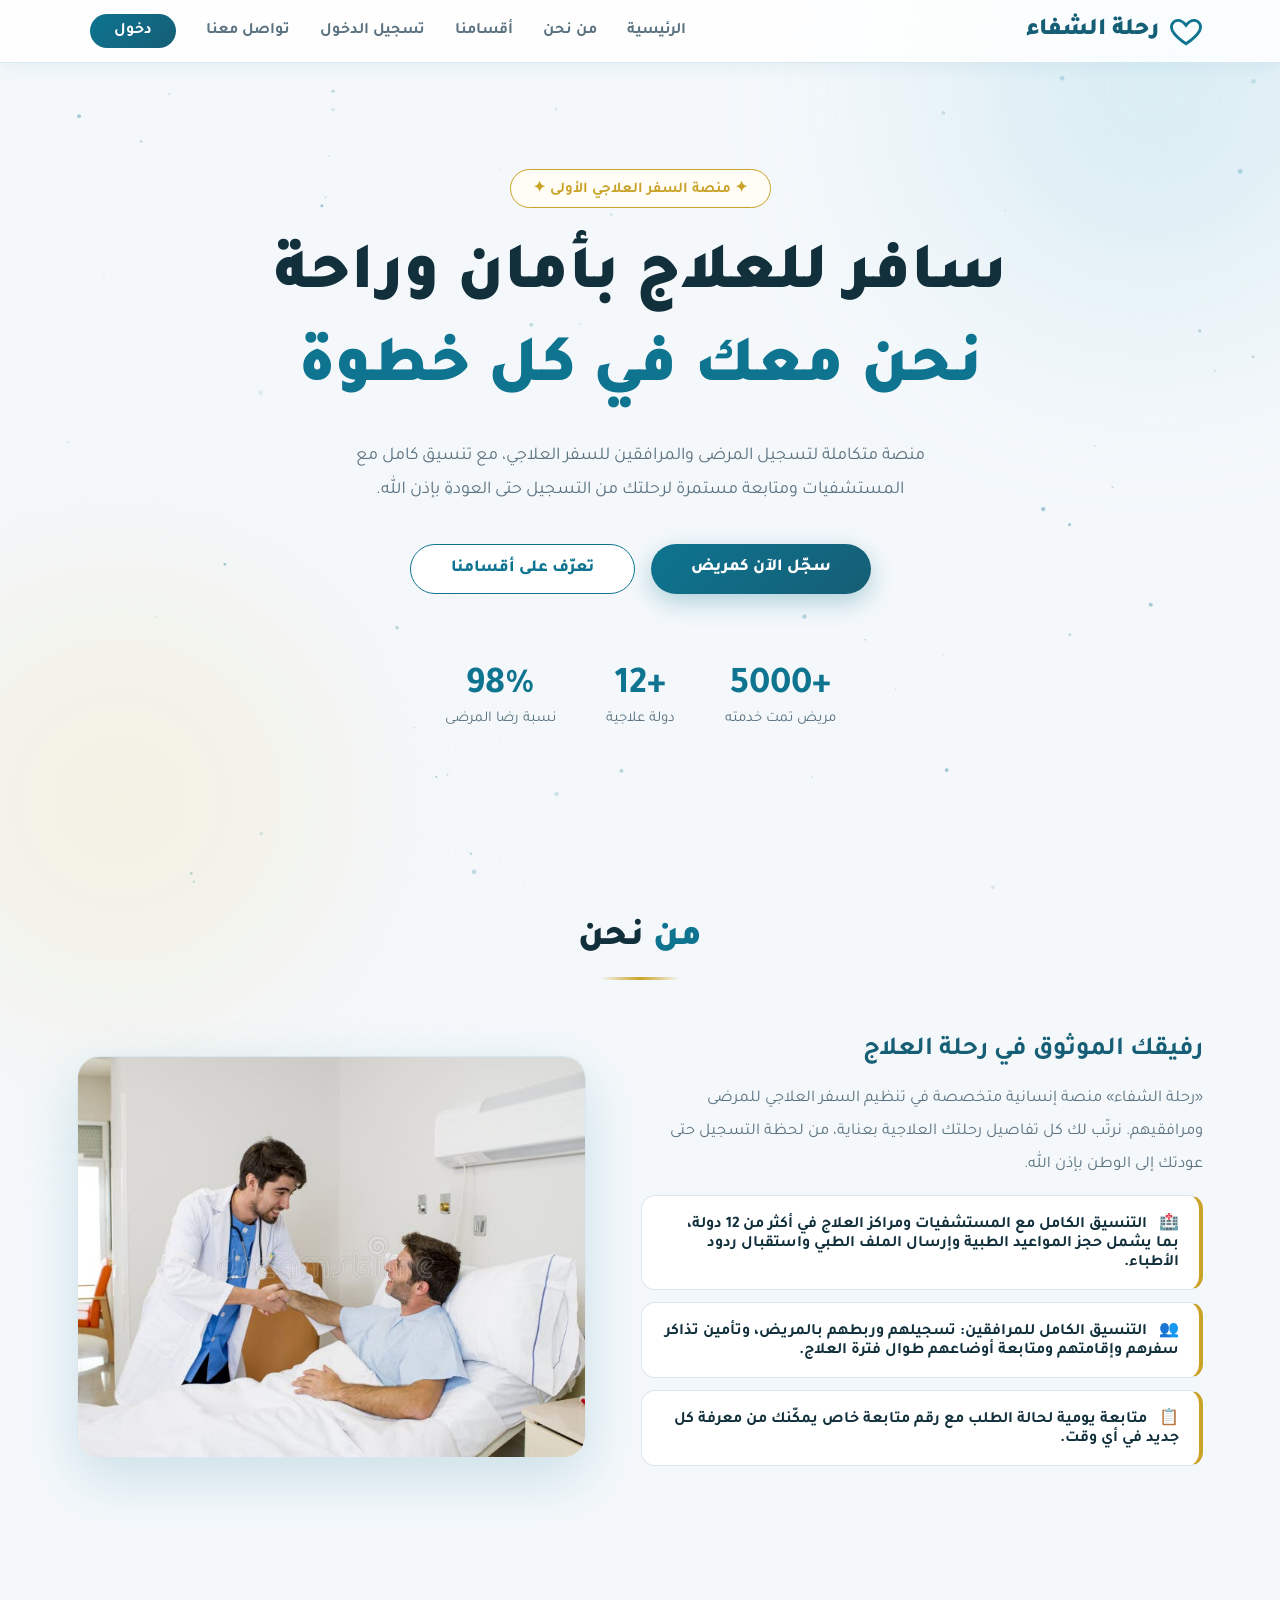
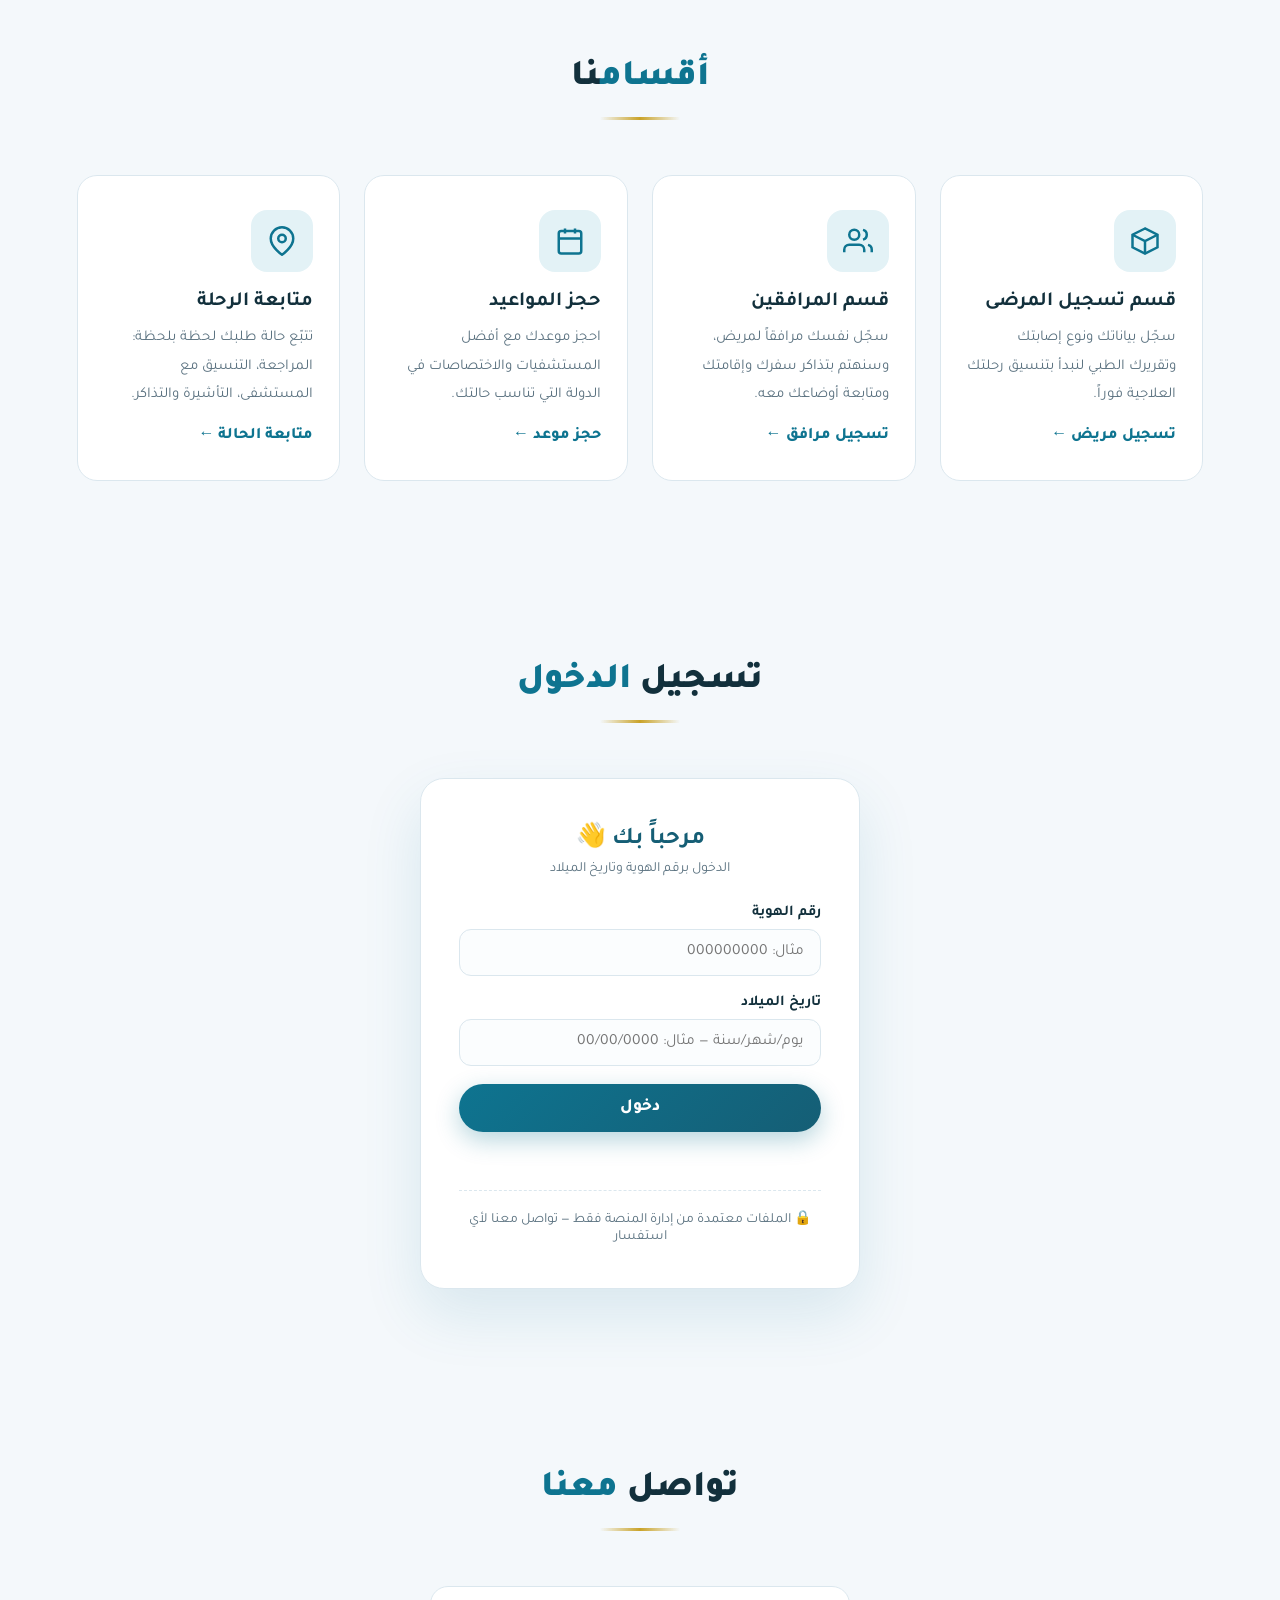
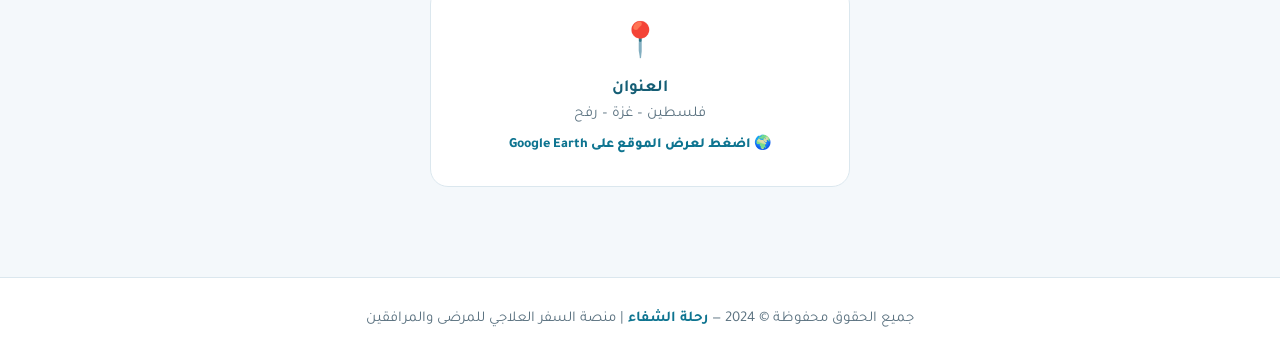
<file: index.html>
<!DOCTYPE html>
<html lang="ar" dir="rtl">
<head>
<meta charset="UTF-8">
<meta name="viewport" content="width=device-width, initial-scale=1.0">
<title>رحلة الشفاء | التسجيل للسفر العلاجي</title>
<link href="https://fonts.googleapis.com/css2?family=Tajawal:wght@400;500;700;800;900&display=swap" rel="stylesheet">
<style>
*{margin:0;padding:0;box-sizing:border-box;font-family:'Tajawal',sans-serif}
:root{
  --primary:#0e7490; --primary-d:#155e75; --gold:#c9a227; --gold-l:#e8cd6a;
  --bg:#f4f8fb; --card:#ffffff; --text:#12303c; --muted:#5b7280; --border:#dbe7ee;
}
html{scroll-behavior:smooth}
body{background:var(--bg);color:var(--text)}
a{text-decoration:none}
#bgCanvas{position:fixed;inset:0;z-index:0;pointer-events:none}
.glow{position:fixed;border-radius:50%;filter:blur(110px);z-index:0;opacity:.35;pointer-events:none}
.g1{width:420px;height:420px;background:#a5d8e6;top:-120px;right:-80px}
.g2{width:400px;height:400px;background:#f2e3b3;bottom:-100px;left:-80px}
.wrap{position:relative;z-index:1}

/* الهيدر */
header{position:fixed;top:0;right:0;left:0;z-index:100;padding:14px 6%;display:flex;justify-content:space-between;align-items:center;backdrop-filter:blur(14px);background:rgba(255,255,255,.85);border-bottom:1px solid var(--border);box-shadow:0 2px 20px rgba(14,116,144,.08)}
.logo{display:flex;align-items:center;gap:10px;font-size:24px;font-weight:900;color:var(--primary-d)}
.logo svg{width:34px;height:34px}
nav a{color:var(--muted);margin:0 13px;font-weight:600;font-size:16px;position:relative;transition:.3s}
nav a:hover{color:var(--primary)}
nav a::after{content:'';position:absolute;bottom:-6px;right:0;width:0;height:2px;background:var(--primary);transition:.3s}
nav a:hover::after{width:100%}
.btn-nav{background:linear-gradient(135deg,var(--primary),var(--primary-d));color:#fff!important;padding:9px 24px;border-radius:30px}
.btn-nav::after{display:none}

/* أزرار */
.btn{padding:14px 40px;border-radius:40px;font-size:17px;font-weight:800;cursor:pointer;border:none;display:inline-block;transition:.35s}
.btn-p{background:linear-gradient(135deg,var(--primary),var(--primary-d));color:#fff;box-shadow:0 8px 25px rgba(14,116,144,.3)}
.btn-p:hover{transform:translateY(-4px);box-shadow:0 14px 35px rgba(14,116,144,.4)}
.btn-o{border:1.5px solid var(--primary);color:var(--primary);background:#fff}
.btn-o:hover{background:#eaf5f8;transform:translateY(-4px)}

/* البطل */
.hero{min-height:92vh;display:flex;flex-direction:column;justify-content:center;align-items:center;text-align:center;padding:130px 6% 60px}
.badge{display:inline-block;padding:8px 22px;border:1px solid var(--gold);border-radius:30px;color:var(--gold);font-size:15px;margin-bottom:24px;background:#fffdf5;font-weight:700}
.hero h1{font-size:clamp(36px,6vw,66px);font-weight:900;line-height:1.4;color:var(--text)}
.hero h1 em{font-style:normal;color:var(--primary)}
.hero p{max-width:640px;margin:22px auto 36px;color:var(--muted);font-size:18px;line-height:1.9}
.btns{display:flex;gap:16px;flex-wrap:wrap;justify-content:center}
.stats{display:flex;gap:50px;margin-top:70px;flex-wrap:wrap;justify-content:center}
.stat b{font-size:38px;color:var(--primary);display:block}
.stat span{color:var(--muted);font-size:15px}

/* الأقسام */
section{padding:90px 6%}
.sec-title{text-align:center;margin-bottom:55px}
.sec-title h2{font-size:36px;font-weight:900}
.sec-title h2 em{font-style:normal;color:var(--primary)}
.sec-title .line{width:80px;height:3px;background:linear-gradient(90deg,transparent,var(--gold),transparent);margin:16px auto 0}

/* من نحن */
.about{display:grid;grid-template-columns:1.05fr .95fr;gap:55px;align-items:center;max-width:1150px;margin:0 auto}
.about h3{font-size:26px;margin-bottom:16px;color:var(--primary-d)}
.about p{color:var(--muted);line-height:2;font-size:16.5px;margin-bottom:14px}
.about .feat{background:#fff;border:1px solid var(--border);border-right:4px solid var(--gold);border-radius:14px;padding:16px 20px;margin-bottom:12px;font-weight:700;color:var(--text)}
.about .feat span{color:var(--primary);margin-left:8px}
.img-box{border-radius:22px;overflow:hidden;border:1px solid var(--border);box-shadow:0 20px 55px rgba(14,116,144,.18)}
.img-box img{width:100%;height:400px;object-fit:cover;display:block}

/* بطاقات الأقسام */
.cards{display:grid;grid-template-columns:repeat(auto-fit,minmax(250px,1fr));gap:24px;max-width:1150px;margin:0 auto}
.card{background:var(--card);border:1px solid var(--border);border-radius:20px;padding:34px 26px;transition:.4s;display:block;color:var(--text);position:relative;overflow:hidden}
.card::before{content:'';position:absolute;top:0;right:0;left:0;height:3px;background:linear-gradient(90deg,transparent,var(--primary),transparent);opacity:0;transition:.4s}
.card:hover{transform:translateY(-10px);box-shadow:0 20px 45px rgba(14,116,144,.16)}
.card:hover::before{opacity:1}
.icon{width:62px;height:62px;border-radius:16px;display:flex;align-items:center;justify-content:center;background:#e3f2f6;margin-bottom:18px}
.icon svg{width:30px;height:30px;stroke:var(--primary)}
.card h3{font-size:20px;margin-bottom:10px}
.card p{color:var(--muted);line-height:1.9;font-size:15px}
.card .go{display:inline-block;margin-top:14px;color:var(--primary);font-weight:800}

/* النماذج */
.form-wrap{max-width:640px;margin:0 auto;background:#fff;border:1px solid var(--border);border-radius:24px;padding:44px 40px;box-shadow:0 25px 60px rgba(14,116,144,.12)}
.form-wrap h3{text-align:center;font-size:24px;margin-bottom:6px;color:var(--primary-d)}
.form-wrap>p{text-align:center;color:var(--muted);font-size:14px;margin-bottom:28px}
.field{margin-bottom:18px}
.field label{display:block;margin-bottom:7px;font-size:15px;font-weight:700;color:var(--text)}
.field input,.field select,.field textarea{width:100%;padding:13px 16px;border-radius:12px;border:1.5px solid var(--border);background:#fbfdfe;color:var(--text);font-size:15.5px;outline:none;transition:.3s;font-family:'Tajawal',sans-serif}
.field input:focus,.field select:focus,.field textarea:focus{border-color:var(--primary);box-shadow:0 0 0 4px rgba(14,116,144,.12)}
.field textarea{resize:vertical;min-height:90px}
.row2{display:grid;grid-template-columns:1fr 1fr;gap:16px}
.form-msg{text-align:center;margin-top:16px;font-size:15px;min-height:22px;font-weight:700}
.ok{color:#0d9488}.err{color:#dc2626}
.track-box{display:none;text-align:center;margin-top:22px;padding:20px;background:#f0fdfa;border:1.5px dashed #0d9488;border-radius:14px}
.track-box b{font-size:22px;color:var(--primary-d);letter-spacing:1px}

/* تواصل */
.contact-grid{display:grid;grid-template-columns:repeat(auto-fit,minmax(220px,1fr));gap:22px;max-width:950px;margin:0 auto}
.contact-item{text-align:center;padding:32px 18px;background:#fff;border:1px solid var(--border);border-radius:18px;transition:.3s}
.contact-item:hover{transform:translateY(-6px);box-shadow:0 15px 35px rgba(14,116,144,.12)}
.c-icon{font-size:34px;margin-bottom:12px}
.contact-item b{display:block;color:var(--primary-d);margin-bottom:6px;font-size:17px}
.contact-item span{color:var(--muted);font-size:15px;direction:ltr;display:inline-block}

/* تسجيل دخول */
.login-wrap{max-width:440px;margin:0 auto;background:#fff;border:1px solid var(--border);border-radius:24px;padding:42px 38px;box-shadow:0 25px 60px rgba(14,116,144,.12)}
.login-wrap h3{text-align:center;font-size:24px;margin-bottom:6px;color:var(--primary-d)}
.login-wrap>p{text-align:center;color:var(--muted);font-size:14px;margin-bottom:26px}
.note{text-align:center;margin-top:20px;padding-top:18px;border-top:1px dashed var(--border);color:var(--muted);font-size:14px}

footer{text-align:center;padding:32px 6%;border-top:1px solid var(--border);color:var(--muted);font-size:15px;background:#fff}
footer b{color:var(--primary)}

@media(max-width:820px){
  nav{display:none}
  .about{grid-template-columns:1fr}
  .row2{grid-template-columns:1fr}
  .img-box img{height:280px}
  section{padding:60px 6%}
}
.page-hero{padding:150px 6% 30px;text-align:center}
.page-hero p{color:var(--muted);font-size:17px;margin-top:12px}


/* ===== ملف المرافق الرسمي ===== */
.profile-card{max-width:840px;margin:0 auto;background:#fff;border:1px solid var(--border);border-radius:22px;overflow:hidden;box-shadow:0 25px 60px rgba(14,116,144,.14)}
.p-head{background:linear-gradient(135deg,var(--primary),var(--primary-d));color:#fff;padding:24px 34px;display:flex;justify-content:space-between;align-items:center;flex-wrap:wrap;gap:12px}
.p-head h3{font-size:20px}
.p-head .ref{background:rgba(255,255,255,.16);padding:8px 18px;border-radius:12px;font-size:15px}
.p-welcome{padding:20px 34px;background:#f0f9fb;border-bottom:1px solid var(--border);font-size:19px}
.p-welcome b{color:var(--primary-d)}
.p-grid{display:grid;grid-template-columns:1fr 1fr}
.p-item{padding:15px 34px;border-bottom:1px solid #eef4f8;font-size:15.5px}
.p-item:nth-child(odd){border-left:1px solid #eef4f8}
.p-item label{color:var(--muted);font-weight:700;display:block;margin-bottom:4px;font-size:14px}
.p-item span{font-weight:800;color:var(--text)}
.req-list{max-width:840px;margin:36px auto 0}
.req-list h4{font-size:20px;color:var(--primary-d);margin-bottom:18px}
.req-item{background:#fff;border:1.5px solid var(--border);border-radius:18px;padding:24px 28px;margin-bottom:18px;transition:.3s}
.req-item b{font-size:17px}
.req-item>p{color:var(--muted);font-size:14px;margin:8px 0 14px;line-height:1.8}
.lock-tag{display:none;background:#0d9488;color:#fff;font-size:13px;font-weight:800;padding:4px 14px;border-radius:20px;margin-right:10px}
.req-item.done{border-color:#0d9488;background:#f0fdfa}
.req-item.done .lock-tag{display:inline-block}
.req-item input[type=file]{margin-bottom:6px;width:100%}
.preview img{max-width:220px;border-radius:12px;border:1px solid var(--border);display:none;margin:10px 0}
.doc-name{display:none;font-weight:800;color:var(--primary-d);margin:8px 0}
.contact-fields{display:grid;grid-template-columns:1fr 1fr;gap:14px;margin-bottom:12px}
.contact-fields input{width:100%;padding:12px 16px;border-radius:12px;border:1.5px solid var(--border);background:#fbfdfe;font-size:15px;outline:none;font-family:'Tajawal',sans-serif}
.contact-fields input:focus{border-color:var(--primary);box-shadow:0 0 0 4px rgba(14,116,144,.12)}
.logout-btn{display:block;margin:30px auto 0;background:none;border:1.5px solid var(--border);color:var(--muted);padding:10px 30px;border-radius:30px;font-weight:700;cursor:pointer;font-family:'Tajawal',sans-serif;font-size:15px;transition:.3s}
.logout-btn:hover{border-color:#dc2626;color:#dc2626}
@media(max-width:820px){.p-grid{grid-template-columns:1fr}.p-item{border-left:none}.contact-fields{grid-template-columns:1fr}}
</style>
</head>
<body>
<canvas id="bgCanvas"></canvas>
<div class="glow g1"></div><div class="glow g2"></div>
<div class="wrap">

<header>
  <a href="index.html" class="logo">
    <svg viewBox="0 0 24 24" fill="none" stroke="#0e7490" stroke-width="2"><path d="M12 21s-7-4.5-9.5-9C.5 8 3 4.5 6.5 4.5c2 0 3.7 1.2 5.5 3.5 1.8-2.3 3.5-3.5 5.5-3.5C21 4.5 23.5 8 21.5 12 19 16.5 12 21 12 21z"/></svg>
    رحلة الشفاء
  </a>
  <nav>
    <a href="#home">الرئيسية</a>
    <a href="#about">من نحن</a>
    <a href="#sections">أقسامنا</a>
    <a href="#login">تسجيل الدخول</a>
    <a href="#contact">تواصل معنا</a>
    <a href="#login" class="btn-nav">دخول</a>
  </nav>
</header>

<!-- البطل -->
<div class="hero" id="home">
  <span class="badge">✦ منصة السفر العلاجي الأولى ✦</span>
  <h1>سافر للعلاج بأمان وراحة<br><em>نحن معك في كل خطوة</em></h1>
  <p>منصة متكاملة لتسجيل المرضى والمرافقين للسفر العلاجي، مع تنسيق كامل مع المستشفيات ومتابعة مستمرة لرحلتك من التسجيل حتى العودة بإذن الله.</p>
  <div class="btns">
    <a href="patient.html" class="btn btn-p">سجّل الآن كمريض</a>
    <a href="#sections" class="btn btn-o">تعرّف على أقسامنا</a>
  </div>
  <div class="stats">
    <div class="stat"><b>+5000</b><span>مريض تمت خدمته</span></div>
    <div class="stat"><b>+12</b><span>دولة علاجية</span></div>
    <div class="stat"><b>98%</b><span>نسبة رضا المرضى</span></div>
  </div>
</div>

<!-- من نحن -->
<section id="about">
  <div class="sec-title"><h2><em>من</em> نحن</h2><div class="line"></div></div>
  <div class="about">
    <div>
      <h3>رفيقك الموثوق في رحلة العلاج</h3>
      <p>«رحلة الشفاء» منصة إنسانية متخصصة في تنظيم السفر العلاجي للمرضى ومرافقيهم. نرتّب لك كل تفاصيل رحلتك العلاجية بعناية، من لحظة التسجيل حتى عودتك إلى الوطن بإذن الله.</p>
      <div class="feat"><span>🏥</span> التنسيق الكامل مع المستشفيات ومراكز العلاج في أكثر من 12 دولة، بما يشمل حجز المواعيد الطبية وإرسال الملف الطبي واستقبال ردود الأطباء.</div>
      <div class="feat"><span>👥</span> التنسيق الكامل للمرافقين: تسجيلهم وربطهم بالمريض، وتأمين تذاكر سفرهم وإقامتهم ومتابعة أوضاعهم طوال فترة العلاج.</div>
      <div class="feat"><span>📋</span> متابعة يومية لحالة الطلب مع رقم متابعة خاص يمكّنك من معرفة كل جديد في أي وقت.</div>
    </div>
    <div class="img-box"><img src="images/patient.png" alt="مريض يتلقى الرعاية الطبية في المستشفى" onerror="this.style.display='none';this.nextElementSibling.style.display='flex'"><div style="display:none;height:400px;background:linear-gradient(135deg,#e3f2f6,#cde9f0);align-items:center;justify-content:center;color:var(--primary-d);font-weight:800;font-size:18px;text-align:center;padding:20px">🖼️ لم يتم العثور على الصورة<br>تأكد من وجود مجلد images وبداخله الملف patient.png</div></div>
  </div>
</section>

<!-- الأقسام -->
<section id="sections">
  <div class="sec-title"><h2><em>أقسام</em>نا</h2><div class="line"></div></div>
  <div class="cards">
    <a class="card" href="patient.html">
      <div class="icon"><svg fill="none" stroke-width="2" viewBox="0 0 24 24"><path d="M12 2L2 7v10l10 5 10-5V7L12 2z"/><path d="M12 22V12M2 7l10 5 10-5"/></svg></div>
      <h3>قسم تسجيل المرضى</h3>
      <p>سجّل بياناتك ونوع إصابتك وتقريرك الطبي لنبدأ بتنسيق رحلتك العلاجية فوراً.</p>
      <span class="go">تسجيل مريض ←</span>
    </a>
    <a class="card" href="companions.html">
      <div class="icon"><svg fill="none" stroke-width="2" viewBox="0 0 24 24"><path d="M17 21v-2a4 4 0 00-4-4H5a4 4 0 00-4 4v2"/><circle cx="9" cy="7" r="4"/><path d="M23 21v-2a4 4 0 00-3-3.87M16 3.13a4 4 0 010 7.75"/></svg></div>
      <h3>قسم المرافقين</h3>
      <p>سجّل نفسك مرافقاً لمريض، وسنهتم بتذاكر سفرك وإقامتك ومتابعة أوضاعك معه.</p>
      <span class="go">تسجيل مرافق ←</span>
    </a>
    <a class="card" href="appointments.html">
      <div class="icon"><svg fill="none" stroke-width="2" viewBox="0 0 24 24"><rect x="3" y="4" width="18" height="18" rx="2"/><path d="M16 2v4M8 2v4M3 10h18"/></svg></div>
      <h3>حجز المواعيد</h3>
      <p>احجز موعدك مع أفضل المستشفيات والاختصاصات في الدولة التي تناسب حالتك.</p>
      <span class="go">حجز موعد ←</span>
    </a>
    <a class="card" href="tracking.html">
      <div class="icon"><svg fill="none" stroke-width="2" viewBox="0 0 24 24"><path d="M21 10c0 7-9 13-9 13s-9-6-9-13a9 9 0 0118 0z"/><circle cx="12" cy="10" r="3"/></svg></div>
      <h3>متابعة الرحلة</h3>
      <p>تتبّع حالة طلبك لحظة بلحظة: المراجعة، التنسيق مع المستشفى، التأشيرة والتذاكر.</p>
      <span class="go">متابعة الحالة ←</span>
    </a>
  </div>
</section>

<!-- تسجيل الدخول -->
<section id="login">
  <div class="sec-title"><h2>تسجيل <em>الدخول</em></h2><div class="line"></div></div>
  <div class="login-wrap" id="loginBox">
    <h3>مرحباً بك 👋</h3>
    <p>الدخول برقم الهوية وتاريخ الميلاد</p>
    <form id="loginForm">
      <div class="field"><label>رقم الهوية</label><input type="text" id="username" required placeholder="مثال: 000000000"></div>
      <div class="field"><label>تاريخ الميلاد</label><input type="text" id="password" required placeholder="يوم/شهر/سنة — مثال: 00/00/0000"></div>
      <button type="submit" class="btn btn-p" style="width:100%">دخول</button>
      <div class="form-msg" id="loginMsg"></div>
    </form>
    <div class="note">🔒 الملفات معتمدة من إدارة المنصة فقط — تواصل معنا لأي استفسار</div>
  </div>

  <!-- صفحة الملف الرسمي (تظهر بعد الدخول) -->
  <div id="profileView" style="display:none">
    <div class="profile-card">
      <div class="p-head">
        <h3>🛂 ملف المرافق الرسمي — وزارة الصحة الفلسطينية</h3>
        <div class="ref">الرقم المرجعي: <b id="pRef"></b></div>
      </div>
      <div class="p-welcome">✨ أهلاً وسهلاً بك، <b id="pName"></b></div>
      <div class="p-grid" id="pGrid"></div>
    </div>

    <div class="req-list">
      <h4>📌 بنود مطلوب تعبئتها — <span style="color:#dc2626;font-size:15px">لا يمكن التعديل بعد الحفظ</span></h4>

      <div class="req-item" id="itemPhoto">
        <b>1. الصور الشخصية <span class="lock-tag">✔ تم الحفظ والاعتماد</span></b>
        <p>صور حديثة بخلفية بيضاء مطابقة للمواصفات الرسمية</p>
        <input type="file" id="inPhoto" accept="image/*">
        <div class="preview"><img id="pvPhoto" alt="الصورة الشخصية"></div>
        <button class="btn btn-p" id="savePhoto">حفظ واعتماد</button>
      </div>

      <div class="req-item" id="itemContact">
        <b>2. بيانات التواصل المحدثة <span class="lock-tag">✔ تم الحفظ والاعتماد</span></b>
        <p>رقم الهاتف المحمول والبريد الإلكتروني الخاص بك في بلد السفر لضمان سهولة التواصل من قِبل الملحقية الصحية أو المستشفى</p>
        <div class="contact-fields">
          <input type="tel" id="inPhone" placeholder="رقم الهاتف المحمول في بلد السفر">
          <input type="email" id="inEmail" placeholder="البريد الإلكتروني">
        </div>
        <button class="btn btn-p" id="saveContact">حفظ واعتماد</button>
      </div>

      <div class="req-item" id="itemDoc">
        <b>3. شهادة ميلاد / عقد زواج / عقد طلاق <span class="lock-tag">✔ تم الحفظ والاعتماد</span></b>
        <p>إرفاق صورة وثيقة رسمية (شهادة ميلاد أو عقد زواج أو عقد طلاق)</p>
        <input type="file" id="inDoc" accept="image/*,.pdf">
        <div class="preview"><img id="pvDoc" alt="الوثيقة المرفقة"></div>
        <div class="doc-name" id="docName"></div>
        <button class="btn btn-p" id="saveDoc">حفظ واعتماد</button>
      </div>
    </div>

    <button class="logout-btn" id="logoutBtn">🚪 تسجيل الخروج</button>
  </div>
</section>

<!-- تواصل -->
<section id="contact">
  <div class="sec-title"><h2>تواصل <em>معنا</em></h2><div class="line"></div></div>
  <div class="contact-grid" style="max-width:420px">
    <a class="contact-item" href="https://earth.google.com/web/search/Rafah,+Gaza,+Palestine" target="_blank" rel="noopener" style="display:block;text-decoration:none">
      <div class="c-icon">📍</div>
      <b>العنوان</b>
      <span>فلسطين – غزة – رفح</span>
      <div style="margin-top:10px;color:var(--primary);font-weight:800;font-size:14px">🌍 اضغط لعرض الموقع على Google Earth</div>
    </a>
  </div>
</section>

<footer>جميع الحقوق محفوظة © 2024 — <b>رحلة الشفاء</b> | منصة السفر العلاجي للمرضى والمرافقين</footer>
</div>

<script>
// ================================================
// 👇 قاعدة بيانات المرافقين — أضف/عدّل من هنا فقط 👇
// ================================================
const PROFILES = {
  // ─── المرافقون المعتمدون ───
  '408715381': { birth:'12/07/2002', name:'ايه فؤاد محمود الطويل', mother:'باسمه', birthdate:'27/12/2002', birthplace:'غزة - خان يونس', residence:'خان يونس', religion:'مسلم', card:'هوية شخصية', purpose:'مرافق مريض', relation:'قريب آخر', dest:'الأردن', authority:'وزارة الصحة الفلسطينية', coord:'تنسيق خاص', ref:'RS-665628' },
  '400113676': { birth:'23/09/1994', name:'عايشة ناهض محمد أبو عبيد', mother:'هدى', birthdate:'23/09/1994', birthplace:'غزة', residence:'غزة', religion:'مسلم', card:'هوية شخصية', purpose:'مرافق مريض', relation:'قريب آخر', dest:'الأردن', authority:'وزارة الصحة الفلسطينية', coord:'تنسيق خاص', ref:'RS-901638' },
  '405809161': { birth:'24/02/2000', name:'فاطمه فايز سلمان أبو سلمي', mother:'صبحيه', birthdate:'24/02/2000', birthplace:'غزة - خان يونس', residence:'خان يونس', religion:'مسلم', card:'هوية شخصية', purpose:'مرافق مريض', relation:'قريب آخر', dest:'الأردن', authority:'وزارة الصحة الفلسطينية', coord:'تنسيق خاص', ref:'RS-323356' },
  '412304131': { birth:'29/01/1993', name:'عبدالله محمد محمود الغرباوي', mother:'منال', birthdate:'29/01/1993', birthplace:'الإمارات', residence:'غزة', religion:'مسلم', card:'هوية شخصية', purpose:'مرافق مريض', relation:'قريب آخر', dest:'الإمارات', authority:'وزارة الصحة الفلسطينية', coord:'تنسيق خاص', ref:'RS-482720' },
  '410155535': { birth:'25/09/1988', name:'رامي فتحي عبدالرؤوف السعدي', mother:'حنان', birthdate:'25/09/1988', birthplace:'الجزائر', residence:'دير البلح', religion:'مسلم', card:'هوية شخصية', purpose:'مرافق مريض', relation:'قريب آخر', dest:'الأردن', authority:'وزارة الصحة الفلسطينية', coord:'تنسيق خاص', ref:'RS-362345' },
  '801800145': { birth:'15/02/1988', name:'ايمن احمد سعيد حسونه', mother:'ناديه', birthdate:'15/02/1988', birthplace:'غزة', residence:'غزة', religion:'مسلم', card:'هوية شخصية', purpose:'مرافق مريض', relation:'قريب آخر', dest:'الأردن', authority:'وزارة الصحة الفلسطينية', coord:'تنسيق خاص', ref:'RS-847398' },
  '402967418': { birth:'13/06/1997', name:'عبدالله اسامة يوسف الجزار', mother:'رنا', birthdate:'13/06/1997', birthplace:'رفح', residence:'رفح', religion:'مسلم', card:'هوية شخصية', purpose:'مرافق مريض', relation:'قريب آخر', dest:'الأردن', authority:'وزارة الصحة الفلسطينية', coord:'تنسيق خاص', ref:'RS-953220' },
  '402915219': { birth:'04/04/1997', name:'رواء خليل ابراهيم صابر', mother:'وفاء', birthdate:'04/04/1997', birthplace:'غزة', residence:'غزة', religion:'مسلم', card:'هوية شخصية', purpose:'مرافق مريض', relation:'قريب آخر', dest:'الأردن', authority:'وزارة الصحة الفلسطينية', coord:'تنسيق خاص', ref:'RS-053299' },
  '421465279': { birth:'27/08/2005', name:'ديما عماد إبراهيم جاد الله', mother:'جمالات', birthdate:'27/08/2005', birthplace:'خان يونس', residence:'خان يونس', religion:'مسلم', card:'هوية شخصية', purpose:'مرافق مريض', relation:'قريب آخر', dest:'الأردن', authority:'وزارة الصحة الفلسطينية', coord:'تنسيق خاص', ref:'RS-053299' },

};
// ================================================
// 👆 نهاية قاعدة البيانات 👆
// ================================================

</script>

<script>
const c=document.getElementById('bgCanvas'),x=c.getContext('2d');let W,H,ps=[];
function rs(){W=c.width=innerWidth;H=c.height=innerHeight}rs();addEventListener('resize',rs);
for(let i=0;i<60;i++)ps.push({x:Math.random()*innerWidth,y:Math.random()*innerHeight,r:Math.random()*2+.5,v:(Math.random()-.5)*.3,o:Math.random()*.3+.1});
(function an(){x.clearRect(0,0,W,H);ps.forEach(p=>{p.x+=p.v;p.y+=p.v;if(p.x<0)p.x=W;if(p.x>W)p.x=0;if(p.y<0)p.y=H;if(p.y>H)p.y=0;x.beginPath();x.arc(p.x,p.y,p.r,0,7);x.fillStyle='rgba(14,116,144,'+p.o+')';x.fill()});requestAnimationFrame(an)})();

// 📦 قاعدة البيانات موجودة بملف profiles.js — عدّلها من هناك فقط

const FIELD_LIST=[
 ['name','الاسم الكامل'],['id','رقم الهوية'],['mother','اسم الأم'],['birthdate','تاريخ الميلاد'],
 ['birthplace','مكان الولادة'],['residence','مكان الإقامة'],['religion','الديانة'],['card','البطاقة المرفقة'],
 ['purpose','هدف السفر'],['relation','صلة القرابة بالمريض'],['dest','مكان السفر'],['authority','الجهة الموكلة'],['coord','نوع التنسيق']
];
let currentId=null;

function fillProfile(id){
  const p=PROFILES[id]; currentId=id;
  document.getElementById('pRef').textContent=p.ref;
  document.getElementById('pName').textContent=p.name;
  document.getElementById('pGrid').innerHTML=FIELD_LIST.map(function(f){
    const v=f[0]==='id'?id:p[f[0]];
    return '<div class="p-item"><label>'+f[1]+'</label><span>'+v+'</span></div>';
  }).join('');
  restoreItem('itemPhoto','rs8_'+id+'_photo','pvPhoto',null);
  restoreItem('itemContact','rs8_'+id+'_contact',null,null);
  restoreItem('itemDoc','rs8_'+id+'_doc','pvDoc','docName');
}

function doneItem(el){ el.classList.add('done'); el.querySelectorAll('input,button').forEach(function(e){e.disabled=true}); }
function restoreItem(itemId,key,imgId,docNameId){
  const saved=localStorage.getItem(key);
  if(!saved)return;
  const item=document.getElementById(itemId);
  if(itemId==='itemContact'){
    const d=JSON.parse(saved);
    document.getElementById('inPhone').value=d.phone; document.getElementById('inEmail').value=d.email;
  }else if(itemId==='itemDoc'&&docNameId){
    const d=JSON.parse(saved);
    if(d.data){ const im=document.getElementById(imgId); im.src=d.data; im.style.display='block'; }
    else{ const dn=document.getElementById(docNameId); dn.textContent='📄 الوثيقة المرفقة: '+d.name; dn.style.display='block'; }
  }else{
    const im=document.getElementById(imgId); im.src=saved; im.style.display='block';
  }
  doneItem(item);
}

function saveFile(itemId,key,imgId,inputId,docNameId){
  const f=document.getElementById(inputId).files[0];
  if(!f){ alert('⚠️ اختر الملف أولاً'); return; }
  const r=new FileReader();
  r.onload=function(e){
    if(f.type.indexOf('image/')===0){
      localStorage.setItem(key,JSON.stringify({data:e.target.result,name:f.name}));
      const im=document.getElementById(imgId); im.src=e.target.result; im.style.display='block';
    }else{
      localStorage.setItem(key,JSON.stringify({data:null,name:f.name}));
      const dn=document.getElementById(docNameId); dn.textContent='📄 الوثيقة المرفقة: '+f.name; dn.style.display='block';
    }
    doneItem(document.getElementById(itemId));
    alert('✅ تم الحفظ والاعتماد بنجاح — لا يمكن التعديل بعد الآن');
  };
  r.readAsDataURL(f);
}

document.getElementById('savePhoto').onclick=function(){ saveFile('itemPhoto','rs8_'+currentId+'_photo','pvPhoto','inPhoto',null); };
document.getElementById('saveDoc').onclick=function(){ saveFile('itemDoc','rs8_'+currentId+'_doc','pvDoc','inDoc','docName'); };
document.getElementById('saveContact').onclick=function(){
  const ph=document.getElementById('inPhone').value.trim(), em=document.getElementById('inEmail').value.trim();
  if(!ph&&!em){ alert('⚠️ أدخل رقم الهاتف أو البريد الإلكتروني على الأقل'); return; }
  localStorage.setItem('rs8_'+currentId+'_contact',JSON.stringify({phone:ph,email:em}));
  doneItem(document.getElementById('itemContact'));
  alert('✅ تم الحفظ والاعتماد بنجاح — لا يمكن التعديل بعد الآن');
};
document.getElementById('logoutBtn').onclick=function(){
  document.getElementById('profileView').style.display='none';
  document.getElementById('loginBox').style.display='block';
  document.getElementById('loginForm').reset();
  document.getElementById('login').scrollIntoView({behavior:'smooth'});
};

document.getElementById('loginForm').addEventListener('submit',function(e){
  e.preventDefault();
  const u=document.getElementById('username').value.trim(), p=document.getElementById('password').value.trim();
  const msg=document.getElementById('loginMsg');
  const prof=PROFILES[u];
  const norm=function(s){return s.replace(/[\-\.]/g,'/').replace(/\s+/g,'')};if(prof && prof.birth===norm(p)){
    msg.textContent=''; msg.className='form-msg';
    fillProfile(u);
    document.getElementById('loginBox').style.display='none';
    document.getElementById('profileView').style.display='block';
    document.getElementById('login').scrollIntoView({behavior:'smooth'});
  }else{
    msg.textContent='❌ رقم الهوية أو تاريخ الميلاد غير صحيح';
    msg.className='form-msg err';
  }
});
</script>
</body>
</html>
</file>
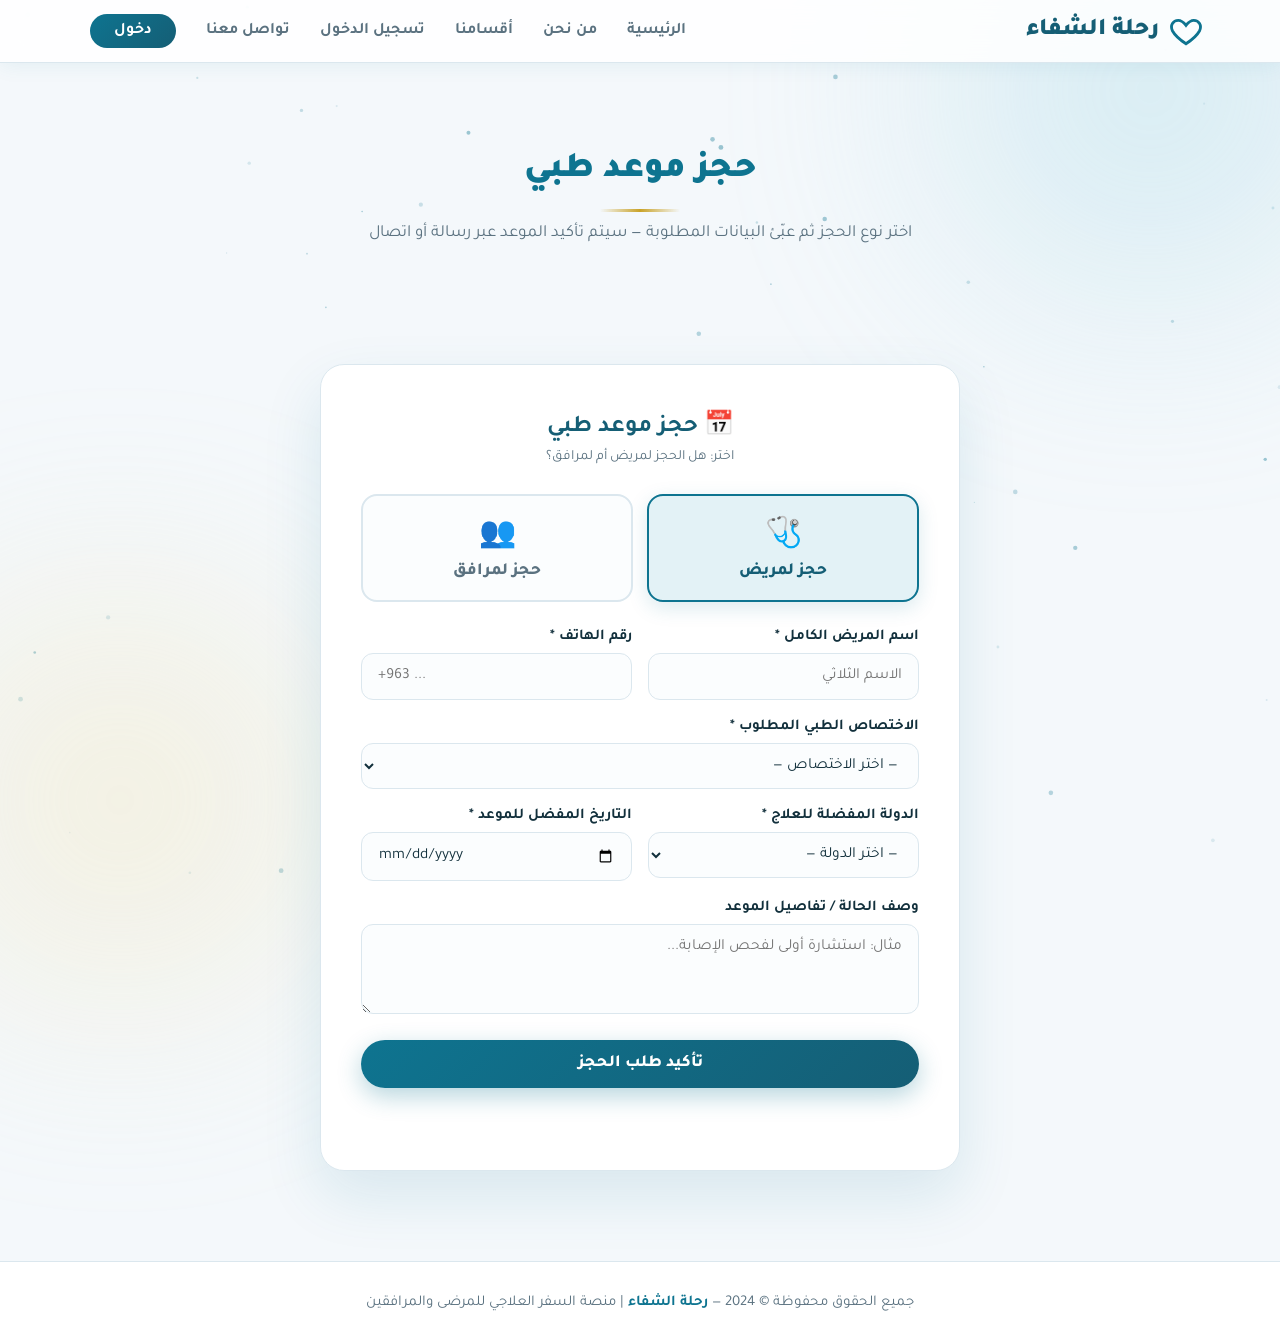
<file: appointments.html>
<!DOCTYPE html>
<html lang="ar" dir="rtl">
<head>
<meta charset="UTF-8">
<meta name="viewport" content="width=device-width, initial-scale=1.0">
<title>حجز موعد طبي | رحلة الشفاء</title>
<link href="https://fonts.googleapis.com/css2?family=Tajawal:wght@400;500;700;800;900&display=swap" rel="stylesheet">
<style>
*{margin:0;padding:0;box-sizing:border-box;font-family:'Tajawal',sans-serif}
:root{
  --primary:#0e7490; --primary-d:#155e75; --gold:#c9a227; --gold-l:#e8cd6a;
  --bg:#f4f8fb; --card:#ffffff; --text:#12303c; --muted:#5b7280; --border:#dbe7ee;
}
html{scroll-behavior:smooth}
body{background:var(--bg);color:var(--text)}
a{text-decoration:none}
#bgCanvas{position:fixed;inset:0;z-index:0;pointer-events:none}
.glow{position:fixed;border-radius:50%;filter:blur(110px);z-index:0;opacity:.35;pointer-events:none}
.g1{width:420px;height:420px;background:#a5d8e6;top:-120px;right:-80px}
.g2{width:400px;height:400px;background:#f2e3b3;bottom:-100px;left:-80px}
.wrap{position:relative;z-index:1}

/* الهيدر */
header{position:fixed;top:0;right:0;left:0;z-index:100;padding:14px 6%;display:flex;justify-content:space-between;align-items:center;backdrop-filter:blur(14px);background:rgba(255,255,255,.85);border-bottom:1px solid var(--border);box-shadow:0 2px 20px rgba(14,116,144,.08)}
.logo{display:flex;align-items:center;gap:10px;font-size:24px;font-weight:900;color:var(--primary-d)}
.logo svg{width:34px;height:34px}
nav a{color:var(--muted);margin:0 13px;font-weight:600;font-size:16px;position:relative;transition:.3s}
nav a:hover{color:var(--primary)}
nav a::after{content:'';position:absolute;bottom:-6px;right:0;width:0;height:2px;background:var(--primary);transition:.3s}
nav a:hover::after{width:100%}
.btn-nav{background:linear-gradient(135deg,var(--primary),var(--primary-d));color:#fff!important;padding:9px 24px;border-radius:30px}
.btn-nav::after{display:none}

/* أزرار */
.btn{padding:14px 40px;border-radius:40px;font-size:17px;font-weight:800;cursor:pointer;border:none;display:inline-block;transition:.35s}
.btn-p{background:linear-gradient(135deg,var(--primary),var(--primary-d));color:#fff;box-shadow:0 8px 25px rgba(14,116,144,.3)}
.btn-p:hover{transform:translateY(-4px);box-shadow:0 14px 35px rgba(14,116,144,.4)}
.btn-o{border:1.5px solid var(--primary);color:var(--primary);background:#fff}
.btn-o:hover{background:#eaf5f8;transform:translateY(-4px)}

/* البطل */
.hero{min-height:92vh;display:flex;flex-direction:column;justify-content:center;align-items:center;text-align:center;padding:130px 6% 60px}
.badge{display:inline-block;padding:8px 22px;border:1px solid var(--gold);border-radius:30px;color:var(--gold);font-size:15px;margin-bottom:24px;background:#fffdf5;font-weight:700}
.hero h1{font-size:clamp(36px,6vw,66px);font-weight:900;line-height:1.4;color:var(--text)}
.hero h1 em{font-style:normal;color:var(--primary)}
.hero p{max-width:640px;margin:22px auto 36px;color:var(--muted);font-size:18px;line-height:1.9}
.btns{display:flex;gap:16px;flex-wrap:wrap;justify-content:center}
.stats{display:flex;gap:50px;margin-top:70px;flex-wrap:wrap;justify-content:center}
.stat b{font-size:38px;color:var(--primary);display:block}
.stat span{color:var(--muted);font-size:15px}

/* الأقسام */
section{padding:90px 6%}
.sec-title{text-align:center;margin-bottom:55px}
.sec-title h2{font-size:36px;font-weight:900}
.sec-title h2 em{font-style:normal;color:var(--primary)}
.sec-title .line{width:80px;height:3px;background:linear-gradient(90deg,transparent,var(--gold),transparent);margin:16px auto 0}

/* من نحن */
.about{display:grid;grid-template-columns:1.05fr .95fr;gap:55px;align-items:center;max-width:1150px;margin:0 auto}
.about h3{font-size:26px;margin-bottom:16px;color:var(--primary-d)}
.about p{color:var(--muted);line-height:2;font-size:16.5px;margin-bottom:14px}
.about .feat{background:#fff;border:1px solid var(--border);border-right:4px solid var(--gold);border-radius:14px;padding:16px 20px;margin-bottom:12px;font-weight:700;color:var(--text)}
.about .feat span{color:var(--primary);margin-left:8px}
.img-box{border-radius:22px;overflow:hidden;border:1px solid var(--border);box-shadow:0 20px 55px rgba(14,116,144,.18)}
.img-box img{width:100%;height:400px;object-fit:cover;display:block}

/* بطاقات الأقسام */
.cards{display:grid;grid-template-columns:repeat(auto-fit,minmax(250px,1fr));gap:24px;max-width:1150px;margin:0 auto}
.card{background:var(--card);border:1px solid var(--border);border-radius:20px;padding:34px 26px;transition:.4s;display:block;color:var(--text);position:relative;overflow:hidden}
.card::before{content:'';position:absolute;top:0;right:0;left:0;height:3px;background:linear-gradient(90deg,transparent,var(--primary),transparent);opacity:0;transition:.4s}
.card:hover{transform:translateY(-10px);box-shadow:0 20px 45px rgba(14,116,144,.16)}
.card:hover::before{opacity:1}
.icon{width:62px;height:62px;border-radius:16px;display:flex;align-items:center;justify-content:center;background:#e3f2f6;margin-bottom:18px}
.icon svg{width:30px;height:30px;stroke:var(--primary)}
.card h3{font-size:20px;margin-bottom:10px}
.card p{color:var(--muted);line-height:1.9;font-size:15px}
.card .go{display:inline-block;margin-top:14px;color:var(--primary);font-weight:800}

/* النماذج */
.form-wrap{max-width:640px;margin:0 auto;background:#fff;border:1px solid var(--border);border-radius:24px;padding:44px 40px;box-shadow:0 25px 60px rgba(14,116,144,.12)}
.form-wrap h3{text-align:center;font-size:24px;margin-bottom:6px;color:var(--primary-d)}
.form-wrap>p{text-align:center;color:var(--muted);font-size:14px;margin-bottom:28px}
.field{margin-bottom:18px}
.field label{display:block;margin-bottom:7px;font-size:15px;font-weight:700;color:var(--text)}
.field input,.field select,.field textarea{width:100%;padding:13px 16px;border-radius:12px;border:1.5px solid var(--border);background:#fbfdfe;color:var(--text);font-size:15.5px;outline:none;transition:.3s;font-family:'Tajawal',sans-serif}
.field input:focus,.field select:focus,.field textarea:focus{border-color:var(--primary);box-shadow:0 0 0 4px rgba(14,116,144,.12)}
.field textarea{resize:vertical;min-height:90px}
.row2{display:grid;grid-template-columns:1fr 1fr;gap:16px}
.form-msg{text-align:center;margin-top:16px;font-size:15px;min-height:22px;font-weight:700}
.ok{color:#0d9488}.err{color:#dc2626}
.track-box{display:none;text-align:center;margin-top:22px;padding:20px;background:#f0fdfa;border:1.5px dashed #0d9488;border-radius:14px}
.track-box b{font-size:22px;color:var(--primary-d);letter-spacing:1px}

/* تواصل */
.contact-grid{display:grid;grid-template-columns:repeat(auto-fit,minmax(220px,1fr));gap:22px;max-width:950px;margin:0 auto}
.contact-item{text-align:center;padding:32px 18px;background:#fff;border:1px solid var(--border);border-radius:18px;transition:.3s}
.contact-item:hover{transform:translateY(-6px);box-shadow:0 15px 35px rgba(14,116,144,.12)}
.c-icon{font-size:34px;margin-bottom:12px}
.contact-item b{display:block;color:var(--primary-d);margin-bottom:6px;font-size:17px}
.contact-item span{color:var(--muted);font-size:15px;direction:ltr;display:inline-block}

/* تسجيل دخول */
.login-wrap{max-width:440px;margin:0 auto;background:#fff;border:1px solid var(--border);border-radius:24px;padding:42px 38px;box-shadow:0 25px 60px rgba(14,116,144,.12)}
.login-wrap h3{text-align:center;font-size:24px;margin-bottom:6px;color:var(--primary-d)}
.login-wrap>p{text-align:center;color:var(--muted);font-size:14px;margin-bottom:26px}
.note{text-align:center;margin-top:20px;padding-top:18px;border-top:1px dashed var(--border);color:var(--muted);font-size:14px}

footer{text-align:center;padding:32px 6%;border-top:1px solid var(--border);color:var(--muted);font-size:15px;background:#fff}
footer b{color:var(--primary)}

@media(max-width:820px){
  nav{display:none}
  .about{grid-template-columns:1fr}
  .row2{grid-template-columns:1fr}
  .img-box img{height:280px}
  section{padding:60px 6%}
}
.page-hero{padding:150px 6% 30px;text-align:center}
.page-hero p{color:var(--muted);font-size:17px;margin-top:12px}

</style>
<style>
.choice{display:grid;grid-template-columns:1fr 1fr;gap:14px;margin-bottom:26px}
.choice button{padding:18px 10px;border-radius:16px;border:2px solid var(--border);background:#fbfdfe;font-size:17px;font-weight:800;color:var(--muted);cursor:pointer;transition:.3s;font-family:'Tajawal',sans-serif}
.choice button .big{font-size:30px;display:block;margin-bottom:6px}
.choice button.active{border-color:var(--primary);background:#e3f2f6;color:var(--primary-d);box-shadow:0 6px 20px rgba(14,116,144,.15)}
</style>
</head>
<body>
<canvas id="bgCanvas"></canvas>
<div class="glow g1"></div><div class="glow g2"></div>
<div class="wrap">

<header>
  <a href="index.html" class="logo">
    <svg viewBox="0 0 24 24" fill="none" stroke="#0e7490" stroke-width="2"><path d="M12 21s-7-4.5-9.5-9C.5 8 3 4.5 6.5 4.5c2 0 3.7 1.2 5.5 3.5 1.8-2.3 3.5-3.5 5.5-3.5C21 4.5 23.5 8 21.5 12 19 16.5 12 21 12 21z"/></svg>
    رحلة الشفاء
  </a>
  <nav>
    <a href="index.html">الرئيسية</a>
    <a href="index.html#about">من نحن</a>
    <a href="index.html#sections">أقسامنا</a>
    <a href="index.html#login">تسجيل الدخول</a>
    <a href="index.html#contact">تواصل معنا</a>
    <a href="index.html#login" class="btn-nav">دخول</a>
  </nav>
</header>

<div class="page-hero">
  <div class="sec-title" style="margin-bottom:0"><h2><em>حجز موعد طبي</em></h2><div class="line"></div></div>
  <p>اختر نوع الحجز ثم عبّئ البيانات المطلوبة — سيتم تأكيد الموعد عبر رسالة أو اتصال</p>
</div>

<section>
  <div class="form-wrap">
    <h3>📅 حجز موعد طبي</h3>
    <p>اختر: هل الحجز لمريض أم لمرافق؟</p>

    <div class="choice">
      <button type="button" id="btnPatient" class="active"><span class="big">🩺</span>حجز لمريض</button>
      <button type="button" id="btnCompanion"><span class="big">👥</span>حجز لمرافق</button>
    </div>

    <form id="regForm">
      <!-- حقول المريض -->
      <div id="patientFields">
        <div class="row2">
          <div class="field"><label>اسم المريض الكامل *</label><input type="text" placeholder="الاسم الثلاثي"></div>
          <div class="field"><label>رقم الهاتف *</label><input type="tel" placeholder="+963 ..."></div>
        </div>
        <div class="field"><label>الاختصاص الطبي المطلوب *</label>
          <select>
            <option value="">— اختر الاختصاص —</option>
            <option>جراحة عامة</option><option>جراحة تجميل وإصلاح</option><option>قلب وأوعية دموية</option>
            <option>أورام</option><option>عظام</option><option>أعصاب</option><option>عيون</option><option>أطفال</option>
          </select>
        </div>
        <div class="row2">
          <div class="field"><label>الدولة المفضلة للعلاج *</label>
            <select>
              <option value="">— اختر الدولة —</option>
              <option>تركيا</option><option>الأردن</option><option>مصر</option><option>ألمانيا</option><option>الهند</option>
            </select>
          </div>
          <div class="field"><label>التاريخ المفضل للموعد *</label><input type="date"></div>
        </div>
        <div class="field"><label>وصف الحالة / تفاصيل الموعد</label><textarea placeholder="مثال: استشارة أولى لفحص الإصابة..."></textarea></div>
      </div>

      <!-- حقول المرافق -->
      <div id="companionFields" style="display:none">
        <div class="row2">
          <div class="field"><label>اسم المرافق الكامل *</label><input type="text" placeholder="الاسم الثلاثي"></div>
          <div class="field"><label>رقم هوية المرافق *</label><input type="text" placeholder="رقم الهوية أو الجواز"></div>
        </div>
        <div class="row2">
          <div class="field"><label>رقم هاتف المرافق *</label><input type="tel" placeholder="+963 ..."></div>
          <div class="field"><label>صلة القرابة بالمريض *</label>
            <select>
              <option value="">— اختر —</option>
              <option>أب / أم</option><option>ابن / ابنة</option><option>زوج / زوجة</option>
              <option>أخ / أخت</option><option>قريب آخر</option>
            </select>
          </div>
        </div>
        <div class="field"><label>اسم المريض المرافَق *</label><input type="text" placeholder="الاسم كما سُجّل بالمنصة"></div>
        <div class="row2">
          <div class="field"><label>نوع الموعد المطلوب *</label>
            <select>
              <option value="">— اختر —</option>
              <option>فحص طبي للمرافق</option><option>تطعيمات سفر</option><option>استشارة طبية</option><option>موعد مصاحب للمريض</option>
            </select>
          </div>
          <div class="field"><label>التاريخ المفضل *</label><input type="date"></div>
        </div>
        <div class="field"><label>ملاحظات إضافية</label><textarea placeholder="أي تفاصيل تودّ إخبارنا بها..."></textarea></div>
      </div>

      <button type="submit" class="btn btn-p" style="width:100%">تأكيد طلب الحجز</button>
      <div class="form-msg" id="formMsg"></div>
      <div class="track-box" id="trackBox">✅ تم استلام طلب الحجز بنجاح<br>رقم المتابعة الخاص بك:<br><b id="trackNum"></b></div>
    </form>
  </div>
</section>

<footer>جميع الحقوق محفوظة © 2024 — <b>رحلة الشفاء</b> | منصة السفر العلاجي للمرضى والمرافقين</footer>
</div>

<script>
const c=document.getElementById('bgCanvas'),x=c.getContext('2d');let W,H,ps=[];
function rs(){W=c.width=innerWidth;H=c.height=innerHeight}rs();addEventListener('resize',rs);
for(let i=0;i<60;i++)ps.push({x:Math.random()*innerWidth,y:Math.random()*innerHeight,r:Math.random()*2+.5,v:(Math.random()-.5)*.3,o:Math.random()*.3+.1});
(function an(){x.clearRect(0,0,W,H);ps.forEach(p=>{p.x+=p.v;p.y+=p.v;if(p.x<0)p.x=W;if(p.x>W)p.x=0;if(p.y<0)p.y=H;if(p.y>H)p.y=0;x.beginPath();x.arc(p.x,p.y,p.r,0,7);x.fillStyle='rgba(14,116,144,'+p.o+')';x.fill()});requestAnimationFrame(an)})();

// تبديل مريض / مرافق
const bP=document.getElementById('btnPatient'),bC=document.getElementById('btnCompanion');
const fP=document.getElementById('patientFields'),fC=document.getElementById('companionFields');
function toggle(isPatient){
  bP.classList.toggle('active',isPatient); bC.classList.toggle('active',!isPatient);
  fP.style.display=isPatient?'block':'none'; fC.style.display=isPatient?'none':'block';
  // تعطيل الحقول المخفية حتى لا تُطلب أثناء التحقق
  fP.querySelectorAll('input,select,textarea').forEach(e=>e.required=isPatient);
  fC.querySelectorAll('input,select,textarea').forEach(e=>e.required=!isPatient);
}
bP.onclick=()=>toggle(true); bC.onclick=()=>toggle(false);

document.getElementById('regForm').addEventListener('submit',function(e){
  e.preventDefault();
  const msg=document.getElementById('formMsg');
  const req=this.querySelectorAll('[required]');
  for(const f of req){ if(!f.value.trim()){ msg.textContent='⚠️ يرجى تعبئة جميع الحقول المطلوبة'; msg.className='form-msg err'; f.focus(); return; } }
  const num='APT-'+Math.floor(100000+Math.random()*900000);
  document.getElementById('trackNum').textContent=num;
  document.getElementById('trackBox').style.display='block';
  msg.textContent=''; msg.className='form-msg';
  this.reset(); toggle(true);
  document.getElementById('trackBox').scrollIntoView({behavior:'smooth',block:'center'});
});
</script>
</body>
</html>
</file>
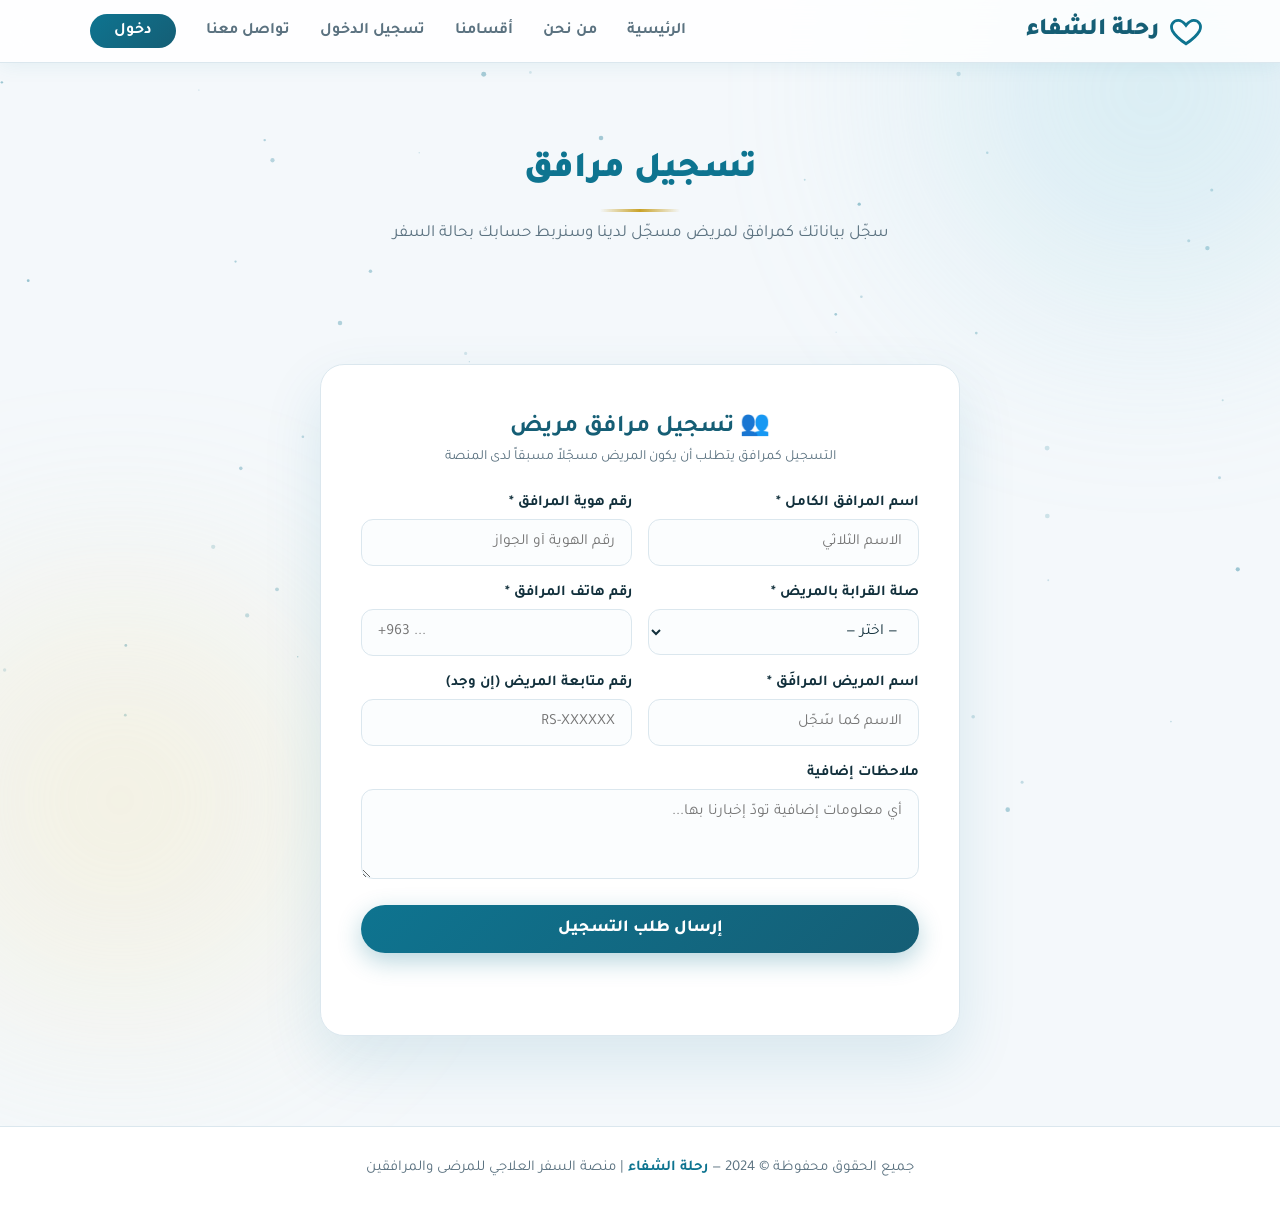
<file: companions.html>
<!DOCTYPE html>
<html lang="ar" dir="rtl">
<head>
<meta charset="UTF-8">
<meta name="viewport" content="width=device-width, initial-scale=1.0">
<title>تسجيل مرافق | رحلة الشفاء</title>
<link href="https://fonts.googleapis.com/css2?family=Tajawal:wght@400;500;700;800;900&display=swap" rel="stylesheet">
<style>
*{margin:0;padding:0;box-sizing:border-box;font-family:'Tajawal',sans-serif}
:root{
  --primary:#0e7490; --primary-d:#155e75; --gold:#c9a227; --gold-l:#e8cd6a;
  --bg:#f4f8fb; --card:#ffffff; --text:#12303c; --muted:#5b7280; --border:#dbe7ee;
}
html{scroll-behavior:smooth}
body{background:var(--bg);color:var(--text)}
a{text-decoration:none}
#bgCanvas{position:fixed;inset:0;z-index:0;pointer-events:none}
.glow{position:fixed;border-radius:50%;filter:blur(110px);z-index:0;opacity:.35;pointer-events:none}
.g1{width:420px;height:420px;background:#a5d8e6;top:-120px;right:-80px}
.g2{width:400px;height:400px;background:#f2e3b3;bottom:-100px;left:-80px}
.wrap{position:relative;z-index:1}

/* الهيدر */
header{position:fixed;top:0;right:0;left:0;z-index:100;padding:14px 6%;display:flex;justify-content:space-between;align-items:center;backdrop-filter:blur(14px);background:rgba(255,255,255,.85);border-bottom:1px solid var(--border);box-shadow:0 2px 20px rgba(14,116,144,.08)}
.logo{display:flex;align-items:center;gap:10px;font-size:24px;font-weight:900;color:var(--primary-d)}
.logo svg{width:34px;height:34px}
nav a{color:var(--muted);margin:0 13px;font-weight:600;font-size:16px;position:relative;transition:.3s}
nav a:hover{color:var(--primary)}
nav a::after{content:'';position:absolute;bottom:-6px;right:0;width:0;height:2px;background:var(--primary);transition:.3s}
nav a:hover::after{width:100%}
.btn-nav{background:linear-gradient(135deg,var(--primary),var(--primary-d));color:#fff!important;padding:9px 24px;border-radius:30px}
.btn-nav::after{display:none}

/* أزرار */
.btn{padding:14px 40px;border-radius:40px;font-size:17px;font-weight:800;cursor:pointer;border:none;display:inline-block;transition:.35s}
.btn-p{background:linear-gradient(135deg,var(--primary),var(--primary-d));color:#fff;box-shadow:0 8px 25px rgba(14,116,144,.3)}
.btn-p:hover{transform:translateY(-4px);box-shadow:0 14px 35px rgba(14,116,144,.4)}
.btn-o{border:1.5px solid var(--primary);color:var(--primary);background:#fff}
.btn-o:hover{background:#eaf5f8;transform:translateY(-4px)}

/* البطل */
.hero{min-height:92vh;display:flex;flex-direction:column;justify-content:center;align-items:center;text-align:center;padding:130px 6% 60px}
.badge{display:inline-block;padding:8px 22px;border:1px solid var(--gold);border-radius:30px;color:var(--gold);font-size:15px;margin-bottom:24px;background:#fffdf5;font-weight:700}
.hero h1{font-size:clamp(36px,6vw,66px);font-weight:900;line-height:1.4;color:var(--text)}
.hero h1 em{font-style:normal;color:var(--primary)}
.hero p{max-width:640px;margin:22px auto 36px;color:var(--muted);font-size:18px;line-height:1.9}
.btns{display:flex;gap:16px;flex-wrap:wrap;justify-content:center}
.stats{display:flex;gap:50px;margin-top:70px;flex-wrap:wrap;justify-content:center}
.stat b{font-size:38px;color:var(--primary);display:block}
.stat span{color:var(--muted);font-size:15px}

/* الأقسام */
section{padding:90px 6%}
.sec-title{text-align:center;margin-bottom:55px}
.sec-title h2{font-size:36px;font-weight:900}
.sec-title h2 em{font-style:normal;color:var(--primary)}
.sec-title .line{width:80px;height:3px;background:linear-gradient(90deg,transparent,var(--gold),transparent);margin:16px auto 0}

/* من نحن */
.about{display:grid;grid-template-columns:1.05fr .95fr;gap:55px;align-items:center;max-width:1150px;margin:0 auto}
.about h3{font-size:26px;margin-bottom:16px;color:var(--primary-d)}
.about p{color:var(--muted);line-height:2;font-size:16.5px;margin-bottom:14px}
.about .feat{background:#fff;border:1px solid var(--border);border-right:4px solid var(--gold);border-radius:14px;padding:16px 20px;margin-bottom:12px;font-weight:700;color:var(--text)}
.about .feat span{color:var(--primary);margin-left:8px}
.img-box{border-radius:22px;overflow:hidden;border:1px solid var(--border);box-shadow:0 20px 55px rgba(14,116,144,.18)}
.img-box img{width:100%;height:400px;object-fit:cover;display:block}

/* بطاقات الأقسام */
.cards{display:grid;grid-template-columns:repeat(auto-fit,minmax(250px,1fr));gap:24px;max-width:1150px;margin:0 auto}
.card{background:var(--card);border:1px solid var(--border);border-radius:20px;padding:34px 26px;transition:.4s;display:block;color:var(--text);position:relative;overflow:hidden}
.card::before{content:'';position:absolute;top:0;right:0;left:0;height:3px;background:linear-gradient(90deg,transparent,var(--primary),transparent);opacity:0;transition:.4s}
.card:hover{transform:translateY(-10px);box-shadow:0 20px 45px rgba(14,116,144,.16)}
.card:hover::before{opacity:1}
.icon{width:62px;height:62px;border-radius:16px;display:flex;align-items:center;justify-content:center;background:#e3f2f6;margin-bottom:18px}
.icon svg{width:30px;height:30px;stroke:var(--primary)}
.card h3{font-size:20px;margin-bottom:10px}
.card p{color:var(--muted);line-height:1.9;font-size:15px}
.card .go{display:inline-block;margin-top:14px;color:var(--primary);font-weight:800}

/* النماذج */
.form-wrap{max-width:640px;margin:0 auto;background:#fff;border:1px solid var(--border);border-radius:24px;padding:44px 40px;box-shadow:0 25px 60px rgba(14,116,144,.12)}
.form-wrap h3{text-align:center;font-size:24px;margin-bottom:6px;color:var(--primary-d)}
.form-wrap>p{text-align:center;color:var(--muted);font-size:14px;margin-bottom:28px}
.field{margin-bottom:18px}
.field label{display:block;margin-bottom:7px;font-size:15px;font-weight:700;color:var(--text)}
.field input,.field select,.field textarea{width:100%;padding:13px 16px;border-radius:12px;border:1.5px solid var(--border);background:#fbfdfe;color:var(--text);font-size:15.5px;outline:none;transition:.3s;font-family:'Tajawal',sans-serif}
.field input:focus,.field select:focus,.field textarea:focus{border-color:var(--primary);box-shadow:0 0 0 4px rgba(14,116,144,.12)}
.field textarea{resize:vertical;min-height:90px}
.row2{display:grid;grid-template-columns:1fr 1fr;gap:16px}
.form-msg{text-align:center;margin-top:16px;font-size:15px;min-height:22px;font-weight:700}
.ok{color:#0d9488}.err{color:#dc2626}
.track-box{display:none;text-align:center;margin-top:22px;padding:20px;background:#f0fdfa;border:1.5px dashed #0d9488;border-radius:14px}
.track-box b{font-size:22px;color:var(--primary-d);letter-spacing:1px}

/* تواصل */
.contact-grid{display:grid;grid-template-columns:repeat(auto-fit,minmax(220px,1fr));gap:22px;max-width:950px;margin:0 auto}
.contact-item{text-align:center;padding:32px 18px;background:#fff;border:1px solid var(--border);border-radius:18px;transition:.3s}
.contact-item:hover{transform:translateY(-6px);box-shadow:0 15px 35px rgba(14,116,144,.12)}
.c-icon{font-size:34px;margin-bottom:12px}
.contact-item b{display:block;color:var(--primary-d);margin-bottom:6px;font-size:17px}
.contact-item span{color:var(--muted);font-size:15px;direction:ltr;display:inline-block}

/* تسجيل دخول */
.login-wrap{max-width:440px;margin:0 auto;background:#fff;border:1px solid var(--border);border-radius:24px;padding:42px 38px;box-shadow:0 25px 60px rgba(14,116,144,.12)}
.login-wrap h3{text-align:center;font-size:24px;margin-bottom:6px;color:var(--primary-d)}
.login-wrap>p{text-align:center;color:var(--muted);font-size:14px;margin-bottom:26px}
.note{text-align:center;margin-top:20px;padding-top:18px;border-top:1px dashed var(--border);color:var(--muted);font-size:14px}

footer{text-align:center;padding:32px 6%;border-top:1px solid var(--border);color:var(--muted);font-size:15px;background:#fff}
footer b{color:var(--primary)}

@media(max-width:820px){
  nav{display:none}
  .about{grid-template-columns:1fr}
  .row2{grid-template-columns:1fr}
  .img-box img{height:280px}
  section{padding:60px 6%}
}
.page-hero{padding:150px 6% 30px;text-align:center}
.page-hero p{color:var(--muted);font-size:17px;margin-top:12px}

</style>
</head>
<body>
<canvas id="bgCanvas"></canvas>
<div class="glow g1"></div><div class="glow g2"></div>
<div class="wrap">

<header>
  <a href="index.html" class="logo">
    <svg viewBox="0 0 24 24" fill="none" stroke="#0e7490" stroke-width="2"><path d="M12 21s-7-4.5-9.5-9C.5 8 3 4.5 6.5 4.5c2 0 3.7 1.2 5.5 3.5 1.8-2.3 3.5-3.5 5.5-3.5C21 4.5 23.5 8 21.5 12 19 16.5 12 21 12 21z"/></svg>
    رحلة الشفاء
  </a>
  <nav>
    <a href="index.html">الرئيسية</a>
    <a href="index.html#about">من نحن</a>
    <a href="index.html#sections">أقسامنا</a>
    <a href="index.html#login">تسجيل الدخول</a>
    <a href="index.html#contact">تواصل معنا</a>
    <a href="index.html#login" class="btn-nav">دخول</a>
  </nav>
</header>

<div class="page-hero">
  <div class="sec-title" style="margin-bottom:0"><h2><em>تسجيل مرافق</em></h2><div class="line"></div></div>
  <p>سجّل بياناتك كمرافق لمريض مسجّل لدينا وسنربط حسابك بحالة السفر</p>
</div>

<section>
  <div class="form-wrap">
    <h3>👥 تسجيل مرافق مريض</h3>
<p>التسجيل كمرافق يتطلب أن يكون المريض مسجّلاً مسبقاً لدى المنصة</p>
<form id="regForm">
  <div class="row2">
    <div class="field"><label>اسم المرافق الكامل *</label><input type="text" required placeholder="الاسم الثلاثي"></div>
    <div class="field"><label>رقم هوية المرافق *</label><input type="text" required placeholder="رقم الهوية أو الجواز"></div>
  </div>
  <div class="row2">
    <div class="field"><label>صلة القرابة بالمريض *</label>
      <select required>
        <option value="">— اختر —</option>
        <option>أب / أم</option><option>ابن / ابنة</option><option>زوج / زوجة</option>
        <option>أخ / أخت</option><option>قريب آخر</option>
      </select>
    </div>
    <div class="field"><label>رقم هاتف المرافق *</label><input type="tel" required placeholder="+963 ..."></div>
  </div>
  <div class="row2">
    <div class="field"><label>اسم المريض المرافَق *</label><input type="text" required placeholder="الاسم كما سُجّل"></div>
    <div class="field"><label>رقم متابعة المريض (إن وجد)</label><input type="text" placeholder="RS-XXXXXX"></div>
  </div>
  <div class="field"><label>ملاحظات إضافية</label><textarea placeholder="أي معلومات إضافية تودّ إخبارنا بها..."></textarea></div>
  <button type="submit" class="btn btn-p" style="width:100%">إرسال طلب التسجيل</button>
</form>
    <div class="form-msg" id="formMsg"></div>
    <div class="track-box" id="trackBox">✅ تم استلام طلبك بنجاح<br>رقم المتابعة الخاص بك:<br><b id="trackNum"></b></div>
  </div>
</section>

<footer>جميع الحقوق محفوظة © 2024 — <b>رحلة الشفاء</b> | منصة السفر العلاجي للمرضى والمرافقين</footer>
</div>

<script>
const c=document.getElementById('bgCanvas'),x=c.getContext('2d');let W,H,ps=[];
function rs(){W=c.width=innerWidth;H=c.height=innerHeight}rs();addEventListener('resize',rs);
for(let i=0;i<60;i++)ps.push({x:Math.random()*innerWidth,y:Math.random()*innerHeight,r:Math.random()*2+.5,v:(Math.random()-.5)*.3,o:Math.random()*.3+.1});
(function an(){x.clearRect(0,0,W,H);ps.forEach(p=>{p.x+=p.v;p.y+=p.v;if(p.x<0)p.x=W;if(p.x>W)p.x=0;if(p.y<0)p.y=H;if(p.y>H)p.y=0;x.beginPath();x.arc(p.x,p.y,p.r,0,7);x.fillStyle='rgba(14,116,144,'+p.o+')';x.fill()});requestAnimationFrame(an)})();

document.getElementById('regForm').addEventListener('submit',function(e){
  e.preventDefault();
  const msg=document.getElementById('formMsg');
  const req=this.querySelectorAll('[required]');
  for(const f of req){ if(!f.value.trim()){ msg.textContent='⚠️ يرجى تعبئة جميع الحقول المطلوبة'; msg.className='form-msg err'; f.focus(); return; } }
  const num='RS-'+Math.floor(100000+Math.random()*900000);
  document.getElementById('trackNum').textContent=num;
  document.getElementById('trackBox').style.display='block';
  msg.textContent=''; msg.className='form-msg';
  this.reset();
  document.getElementById('trackBox').scrollIntoView({behavior:'smooth',block:'center'});
});

</script>
</body>
</html>
</file>
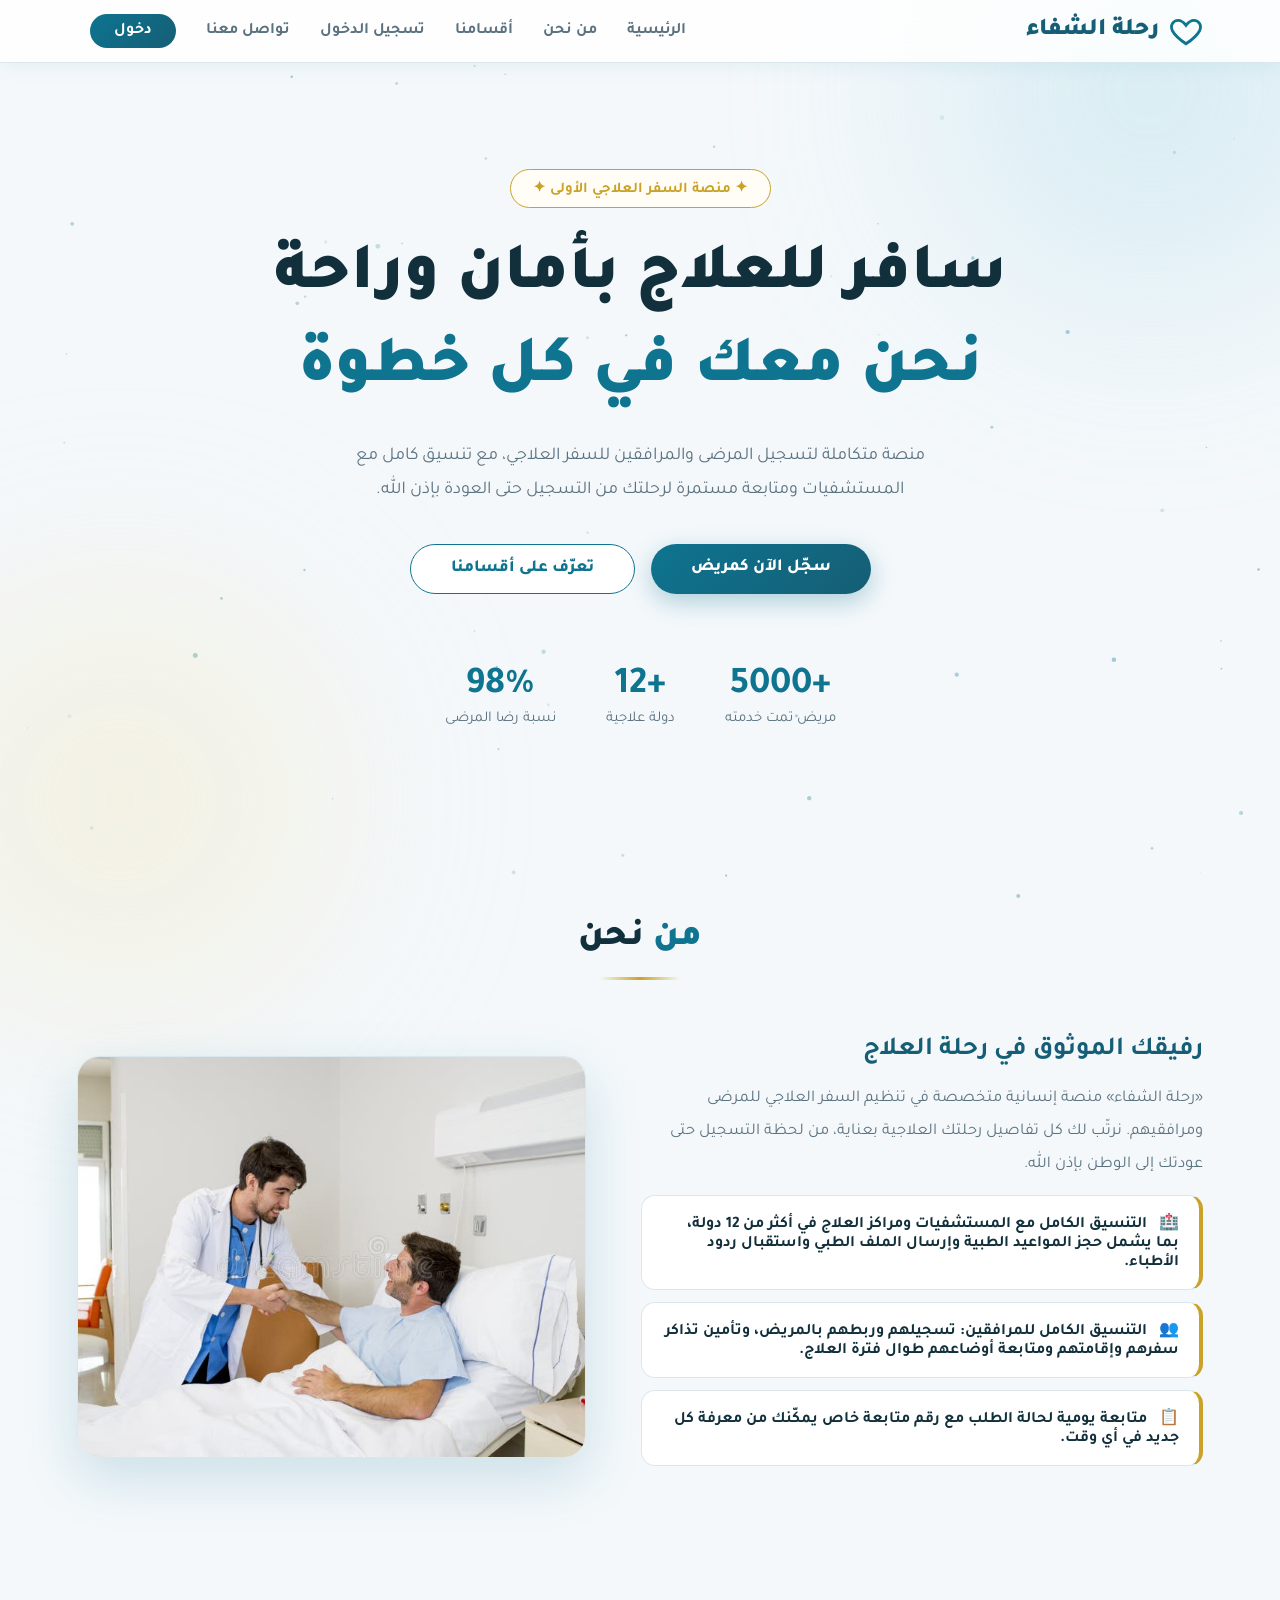
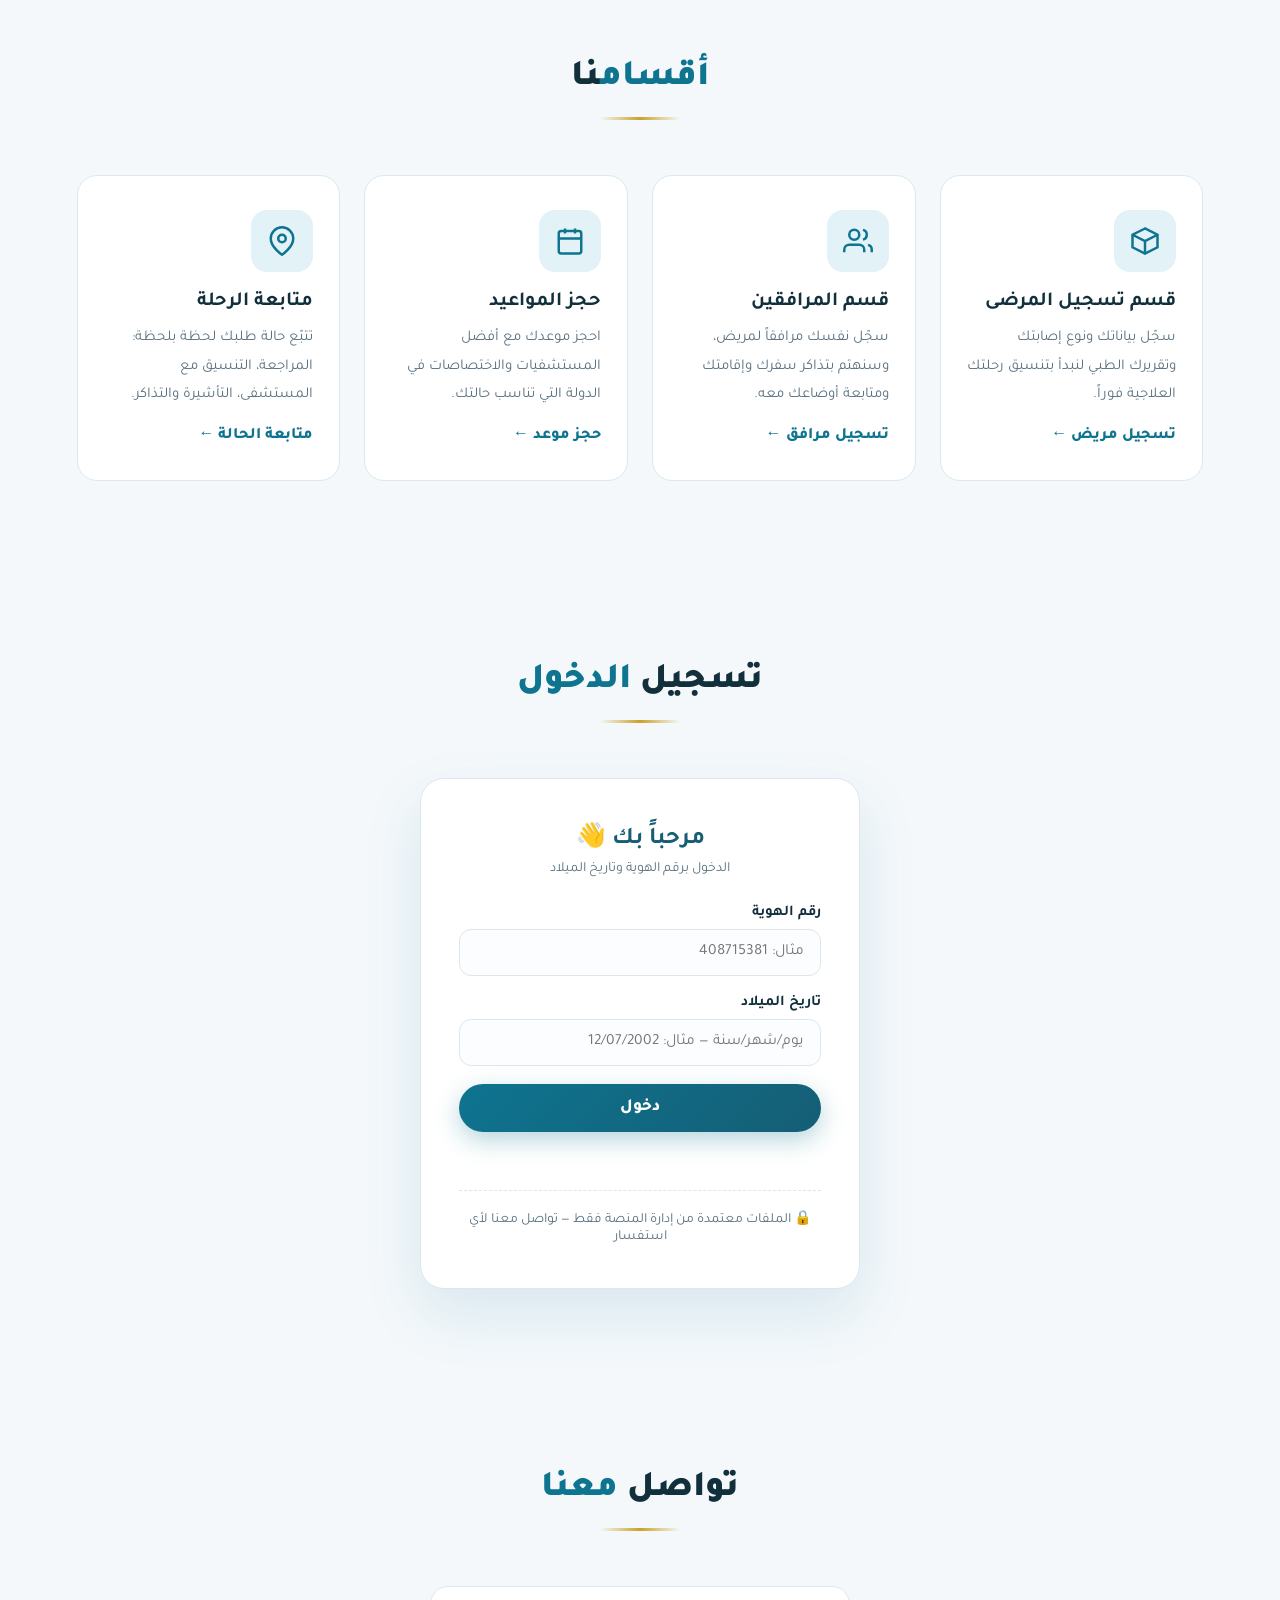
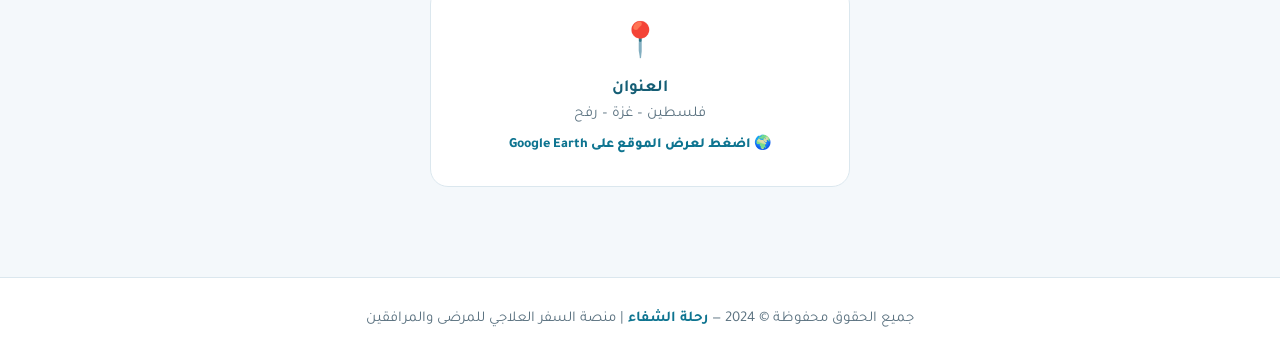
<file: index (2).html>
<!DOCTYPE html>
<html lang="ar" dir="rtl">
<head>
<meta charset="UTF-8">
<meta name="viewport" content="width=device-width, initial-scale=1.0">
<title>رحلة الشفاء | التسجيل للسفر العلاجي</title>
<link href="https://fonts.googleapis.com/css2?family=Tajawal:wght@400;500;700;800;900&display=swap" rel="stylesheet">
<style>
*{margin:0;padding:0;box-sizing:border-box;font-family:'Tajawal',sans-serif}
:root{
  --primary:#0e7490; --primary-d:#155e75; --gold:#c9a227; --gold-l:#e8cd6a;
  --bg:#f4f8fb; --card:#ffffff; --text:#12303c; --muted:#5b7280; --border:#dbe7ee;
}
html{scroll-behavior:smooth}
body{background:var(--bg);color:var(--text)}
a{text-decoration:none}
#bgCanvas{position:fixed;inset:0;z-index:0;pointer-events:none}
.glow{position:fixed;border-radius:50%;filter:blur(110px);z-index:0;opacity:.35;pointer-events:none}
.g1{width:420px;height:420px;background:#a5d8e6;top:-120px;right:-80px}
.g2{width:400px;height:400px;background:#f2e3b3;bottom:-100px;left:-80px}
.wrap{position:relative;z-index:1}

/* الهيدر */
header{position:fixed;top:0;right:0;left:0;z-index:100;padding:14px 6%;display:flex;justify-content:space-between;align-items:center;backdrop-filter:blur(14px);background:rgba(255,255,255,.85);border-bottom:1px solid var(--border);box-shadow:0 2px 20px rgba(14,116,144,.08)}
.logo{display:flex;align-items:center;gap:10px;font-size:24px;font-weight:900;color:var(--primary-d)}
.logo svg{width:34px;height:34px}
nav a{color:var(--muted);margin:0 13px;font-weight:600;font-size:16px;position:relative;transition:.3s}
nav a:hover{color:var(--primary)}
nav a::after{content:'';position:absolute;bottom:-6px;right:0;width:0;height:2px;background:var(--primary);transition:.3s}
nav a:hover::after{width:100%}
.btn-nav{background:linear-gradient(135deg,var(--primary),var(--primary-d));color:#fff!important;padding:9px 24px;border-radius:30px}
.btn-nav::after{display:none}

/* أزرار */
.btn{padding:14px 40px;border-radius:40px;font-size:17px;font-weight:800;cursor:pointer;border:none;display:inline-block;transition:.35s}
.btn-p{background:linear-gradient(135deg,var(--primary),var(--primary-d));color:#fff;box-shadow:0 8px 25px rgba(14,116,144,.3)}
.btn-p:hover{transform:translateY(-4px);box-shadow:0 14px 35px rgba(14,116,144,.4)}
.btn-o{border:1.5px solid var(--primary);color:var(--primary);background:#fff}
.btn-o:hover{background:#eaf5f8;transform:translateY(-4px)}

/* البطل */
.hero{min-height:92vh;display:flex;flex-direction:column;justify-content:center;align-items:center;text-align:center;padding:130px 6% 60px}
.badge{display:inline-block;padding:8px 22px;border:1px solid var(--gold);border-radius:30px;color:var(--gold);font-size:15px;margin-bottom:24px;background:#fffdf5;font-weight:700}
.hero h1{font-size:clamp(36px,6vw,66px);font-weight:900;line-height:1.4;color:var(--text)}
.hero h1 em{font-style:normal;color:var(--primary)}
.hero p{max-width:640px;margin:22px auto 36px;color:var(--muted);font-size:18px;line-height:1.9}
.btns{display:flex;gap:16px;flex-wrap:wrap;justify-content:center}
.stats{display:flex;gap:50px;margin-top:70px;flex-wrap:wrap;justify-content:center}
.stat b{font-size:38px;color:var(--primary);display:block}
.stat span{color:var(--muted);font-size:15px}

/* الأقسام */
section{padding:90px 6%}
.sec-title{text-align:center;margin-bottom:55px}
.sec-title h2{font-size:36px;font-weight:900}
.sec-title h2 em{font-style:normal;color:var(--primary)}
.sec-title .line{width:80px;height:3px;background:linear-gradient(90deg,transparent,var(--gold),transparent);margin:16px auto 0}

/* من نحن */
.about{display:grid;grid-template-columns:1.05fr .95fr;gap:55px;align-items:center;max-width:1150px;margin:0 auto}
.about h3{font-size:26px;margin-bottom:16px;color:var(--primary-d)}
.about p{color:var(--muted);line-height:2;font-size:16.5px;margin-bottom:14px}
.about .feat{background:#fff;border:1px solid var(--border);border-right:4px solid var(--gold);border-radius:14px;padding:16px 20px;margin-bottom:12px;font-weight:700;color:var(--text)}
.about .feat span{color:var(--primary);margin-left:8px}
.img-box{border-radius:22px;overflow:hidden;border:1px solid var(--border);box-shadow:0 20px 55px rgba(14,116,144,.18)}
.img-box img{width:100%;height:400px;object-fit:cover;display:block}

/* بطاقات الأقسام */
.cards{display:grid;grid-template-columns:repeat(auto-fit,minmax(250px,1fr));gap:24px;max-width:1150px;margin:0 auto}
.card{background:var(--card);border:1px solid var(--border);border-radius:20px;padding:34px 26px;transition:.4s;display:block;color:var(--text);position:relative;overflow:hidden}
.card::before{content:'';position:absolute;top:0;right:0;left:0;height:3px;background:linear-gradient(90deg,transparent,var(--primary),transparent);opacity:0;transition:.4s}
.card:hover{transform:translateY(-10px);box-shadow:0 20px 45px rgba(14,116,144,.16)}
.card:hover::before{opacity:1}
.icon{width:62px;height:62px;border-radius:16px;display:flex;align-items:center;justify-content:center;background:#e3f2f6;margin-bottom:18px}
.icon svg{width:30px;height:30px;stroke:var(--primary)}
.card h3{font-size:20px;margin-bottom:10px}
.card p{color:var(--muted);line-height:1.9;font-size:15px}
.card .go{display:inline-block;margin-top:14px;color:var(--primary);font-weight:800}

/* النماذج */
.form-wrap{max-width:640px;margin:0 auto;background:#fff;border:1px solid var(--border);border-radius:24px;padding:44px 40px;box-shadow:0 25px 60px rgba(14,116,144,.12)}
.form-wrap h3{text-align:center;font-size:24px;margin-bottom:6px;color:var(--primary-d)}
.form-wrap>p{text-align:center;color:var(--muted);font-size:14px;margin-bottom:28px}
.field{margin-bottom:18px}
.field label{display:block;margin-bottom:7px;font-size:15px;font-weight:700;color:var(--text)}
.field input,.field select,.field textarea{width:100%;padding:13px 16px;border-radius:12px;border:1.5px solid var(--border);background:#fbfdfe;color:var(--text);font-size:15.5px;outline:none;transition:.3s;font-family:'Tajawal',sans-serif}
.field input:focus,.field select:focus,.field textarea:focus{border-color:var(--primary);box-shadow:0 0 0 4px rgba(14,116,144,.12)}
.field textarea{resize:vertical;min-height:90px}
.row2{display:grid;grid-template-columns:1fr 1fr;gap:16px}
.form-msg{text-align:center;margin-top:16px;font-size:15px;min-height:22px;font-weight:700}
.ok{color:#0d9488}.err{color:#dc2626}
.track-box{display:none;text-align:center;margin-top:22px;padding:20px;background:#f0fdfa;border:1.5px dashed #0d9488;border-radius:14px}
.track-box b{font-size:22px;color:var(--primary-d);letter-spacing:1px}

/* تواصل */
.contact-grid{display:grid;grid-template-columns:repeat(auto-fit,minmax(220px,1fr));gap:22px;max-width:950px;margin:0 auto}
.contact-item{text-align:center;padding:32px 18px;background:#fff;border:1px solid var(--border);border-radius:18px;transition:.3s}
.contact-item:hover{transform:translateY(-6px);box-shadow:0 15px 35px rgba(14,116,144,.12)}
.c-icon{font-size:34px;margin-bottom:12px}
.contact-item b{display:block;color:var(--primary-d);margin-bottom:6px;font-size:17px}
.contact-item span{color:var(--muted);font-size:15px;direction:ltr;display:inline-block}

/* تسجيل دخول */
.login-wrap{max-width:440px;margin:0 auto;background:#fff;border:1px solid var(--border);border-radius:24px;padding:42px 38px;box-shadow:0 25px 60px rgba(14,116,144,.12)}
.login-wrap h3{text-align:center;font-size:24px;margin-bottom:6px;color:var(--primary-d)}
.login-wrap>p{text-align:center;color:var(--muted);font-size:14px;margin-bottom:26px}
.note{text-align:center;margin-top:20px;padding-top:18px;border-top:1px dashed var(--border);color:var(--muted);font-size:14px}

footer{text-align:center;padding:32px 6%;border-top:1px solid var(--border);color:var(--muted);font-size:15px;background:#fff}
footer b{color:var(--primary)}

@media(max-width:820px){
  nav{display:none}
  .about{grid-template-columns:1fr}
  .row2{grid-template-columns:1fr}
  .img-box img{height:280px}
  section{padding:60px 6%}
}
.page-hero{padding:150px 6% 30px;text-align:center}
.page-hero p{color:var(--muted);font-size:17px;margin-top:12px}


/* ===== ملف المرافق الرسمي ===== */
.profile-card{max-width:840px;margin:0 auto;background:#fff;border:1px solid var(--border);border-radius:22px;overflow:hidden;box-shadow:0 25px 60px rgba(14,116,144,.14)}
.p-head{background:linear-gradient(135deg,var(--primary),var(--primary-d));color:#fff;padding:24px 34px;display:flex;justify-content:space-between;align-items:center;flex-wrap:wrap;gap:12px}
.p-head h3{font-size:20px}
.p-head .ref{background:rgba(255,255,255,.16);padding:8px 18px;border-radius:12px;font-size:15px}
.p-welcome{padding:20px 34px;background:#f0f9fb;border-bottom:1px solid var(--border);font-size:19px}
.p-welcome b{color:var(--primary-d)}
.p-grid{display:grid;grid-template-columns:1fr 1fr}
.p-item{padding:15px 34px;border-bottom:1px solid #eef4f8;font-size:15.5px}
.p-item:nth-child(odd){border-left:1px solid #eef4f8}
.p-item label{color:var(--muted);font-weight:700;display:block;margin-bottom:4px;font-size:14px}
.p-item span{font-weight:800;color:var(--text)}
.req-list{max-width:840px;margin:36px auto 0}
.req-list h4{font-size:20px;color:var(--primary-d);margin-bottom:18px}
.req-item{background:#fff;border:1.5px solid var(--border);border-radius:18px;padding:24px 28px;margin-bottom:18px;transition:.3s}
.req-item b{font-size:17px}
.req-item>p{color:var(--muted);font-size:14px;margin:8px 0 14px;line-height:1.8}
.lock-tag{display:none;background:#0d9488;color:#fff;font-size:13px;font-weight:800;padding:4px 14px;border-radius:20px;margin-right:10px}
.req-item.done{border-color:#0d9488;background:#f0fdfa}
.req-item.done .lock-tag{display:inline-block}
.req-item input[type=file]{margin-bottom:6px;width:100%}
.preview img{max-width:220px;border-radius:12px;border:1px solid var(--border);display:none;margin:10px 0}
.doc-name{display:none;font-weight:800;color:var(--primary-d);margin:8px 0}
.contact-fields{display:grid;grid-template-columns:1fr 1fr;gap:14px;margin-bottom:12px}
.contact-fields input{width:100%;padding:12px 16px;border-radius:12px;border:1.5px solid var(--border);background:#fbfdfe;font-size:15px;outline:none;font-family:'Tajawal',sans-serif}
.contact-fields input:focus{border-color:var(--primary);box-shadow:0 0 0 4px rgba(14,116,144,.12)}
.logout-btn{display:block;margin:30px auto 0;background:none;border:1.5px solid var(--border);color:var(--muted);padding:10px 30px;border-radius:30px;font-weight:700;cursor:pointer;font-family:'Tajawal',sans-serif;font-size:15px;transition:.3s}
.logout-btn:hover{border-color:#dc2626;color:#dc2626}
@media(max-width:820px){.p-grid{grid-template-columns:1fr}.p-item{border-left:none}.contact-fields{grid-template-columns:1fr}}
</style>
</head>
<body>
<canvas id="bgCanvas"></canvas>
<div class="glow g1"></div><div class="glow g2"></div>
<div class="wrap">

<header>
  <a href="index.html" class="logo">
    <svg viewBox="0 0 24 24" fill="none" stroke="#0e7490" stroke-width="2"><path d="M12 21s-7-4.5-9.5-9C.5 8 3 4.5 6.5 4.5c2 0 3.7 1.2 5.5 3.5 1.8-2.3 3.5-3.5 5.5-3.5C21 4.5 23.5 8 21.5 12 19 16.5 12 21 12 21z"/></svg>
    رحلة الشفاء
  </a>
  <nav>
    <a href="#home">الرئيسية</a>
    <a href="#about">من نحن</a>
    <a href="#sections">أقسامنا</a>
    <a href="#login">تسجيل الدخول</a>
    <a href="#contact">تواصل معنا</a>
    <a href="#login" class="btn-nav">دخول</a>
  </nav>
</header>

<!-- البطل -->
<div class="hero" id="home">
  <span class="badge">✦ منصة السفر العلاجي الأولى ✦</span>
  <h1>سافر للعلاج بأمان وراحة<br><em>نحن معك في كل خطوة</em></h1>
  <p>منصة متكاملة لتسجيل المرضى والمرافقين للسفر العلاجي، مع تنسيق كامل مع المستشفيات ومتابعة مستمرة لرحلتك من التسجيل حتى العودة بإذن الله.</p>
  <div class="btns">
    <a href="patient.html" class="btn btn-p">سجّل الآن كمريض</a>
    <a href="#sections" class="btn btn-o">تعرّف على أقسامنا</a>
  </div>
  <div class="stats">
    <div class="stat"><b>+5000</b><span>مريض تمت خدمته</span></div>
    <div class="stat"><b>+12</b><span>دولة علاجية</span></div>
    <div class="stat"><b>98%</b><span>نسبة رضا المرضى</span></div>
  </div>
</div>

<!-- من نحن -->
<section id="about">
  <div class="sec-title"><h2><em>من</em> نحن</h2><div class="line"></div></div>
  <div class="about">
    <div>
      <h3>رفيقك الموثوق في رحلة العلاج</h3>
      <p>«رحلة الشفاء» منصة إنسانية متخصصة في تنظيم السفر العلاجي للمرضى ومرافقيهم. نرتّب لك كل تفاصيل رحلتك العلاجية بعناية، من لحظة التسجيل حتى عودتك إلى الوطن بإذن الله.</p>
      <div class="feat"><span>🏥</span> التنسيق الكامل مع المستشفيات ومراكز العلاج في أكثر من 12 دولة، بما يشمل حجز المواعيد الطبية وإرسال الملف الطبي واستقبال ردود الأطباء.</div>
      <div class="feat"><span>👥</span> التنسيق الكامل للمرافقين: تسجيلهم وربطهم بالمريض، وتأمين تذاكر سفرهم وإقامتهم ومتابعة أوضاعهم طوال فترة العلاج.</div>
      <div class="feat"><span>📋</span> متابعة يومية لحالة الطلب مع رقم متابعة خاص يمكّنك من معرفة كل جديد في أي وقت.</div>
    </div>
    <div class="img-box"><img src="images/patient.png" alt="مريض يتلقى الرعاية الطبية في المستشفى" onerror="this.style.display='none';this.nextElementSibling.style.display='flex'"><div style="display:none;height:400px;background:linear-gradient(135deg,#e3f2f6,#cde9f0);align-items:center;justify-content:center;color:var(--primary-d);font-weight:800;font-size:18px;text-align:center;padding:20px">🖼️ لم يتم العثور على الصورة<br>تأكد من وجود مجلد images وبداخله الملف patient.png</div></div>
  </div>
</section>

<!-- الأقسام -->
<section id="sections">
  <div class="sec-title"><h2><em>أقسام</em>نا</h2><div class="line"></div></div>
  <div class="cards">
    <a class="card" href="patient.html">
      <div class="icon"><svg fill="none" stroke-width="2" viewBox="0 0 24 24"><path d="M12 2L2 7v10l10 5 10-5V7L12 2z"/><path d="M12 22V12M2 7l10 5 10-5"/></svg></div>
      <h3>قسم تسجيل المرضى</h3>
      <p>سجّل بياناتك ونوع إصابتك وتقريرك الطبي لنبدأ بتنسيق رحلتك العلاجية فوراً.</p>
      <span class="go">تسجيل مريض ←</span>
    </a>
    <a class="card" href="companions.html">
      <div class="icon"><svg fill="none" stroke-width="2" viewBox="0 0 24 24"><path d="M17 21v-2a4 4 0 00-4-4H5a4 4 0 00-4 4v2"/><circle cx="9" cy="7" r="4"/><path d="M23 21v-2a4 4 0 00-3-3.87M16 3.13a4 4 0 010 7.75"/></svg></div>
      <h3>قسم المرافقين</h3>
      <p>سجّل نفسك مرافقاً لمريض، وسنهتم بتذاكر سفرك وإقامتك ومتابعة أوضاعك معه.</p>
      <span class="go">تسجيل مرافق ←</span>
    </a>
    <a class="card" href="appointments.html">
      <div class="icon"><svg fill="none" stroke-width="2" viewBox="0 0 24 24"><rect x="3" y="4" width="18" height="18" rx="2"/><path d="M16 2v4M8 2v4M3 10h18"/></svg></div>
      <h3>حجز المواعيد</h3>
      <p>احجز موعدك مع أفضل المستشفيات والاختصاصات في الدولة التي تناسب حالتك.</p>
      <span class="go">حجز موعد ←</span>
    </a>
    <a class="card" href="tracking.html">
      <div class="icon"><svg fill="none" stroke-width="2" viewBox="0 0 24 24"><path d="M21 10c0 7-9 13-9 13s-9-6-9-13a9 9 0 0118 0z"/><circle cx="12" cy="10" r="3"/></svg></div>
      <h3>متابعة الرحلة</h3>
      <p>تتبّع حالة طلبك لحظة بلحظة: المراجعة، التنسيق مع المستشفى، التأشيرة والتذاكر.</p>
      <span class="go">متابعة الحالة ←</span>
    </a>
  </div>
</section>

<!-- تسجيل الدخول -->
<section id="login">
  <div class="sec-title"><h2>تسجيل <em>الدخول</em></h2><div class="line"></div></div>
  <div class="login-wrap" id="loginBox">
    <h3>مرحباً بك 👋</h3>
    <p>الدخول برقم الهوية وتاريخ الميلاد</p>
    <form id="loginForm">
      <div class="field"><label>رقم الهوية</label><input type="text" id="username" required placeholder="مثال: 408715381"></div>
      <div class="field"><label>تاريخ الميلاد</label><input type="text" id="password" required placeholder="يوم/شهر/سنة — مثال: 12/07/2002"></div>
      <button type="submit" class="btn btn-p" style="width:100%">دخول</button>
      <div class="form-msg" id="loginMsg"></div>
    </form>
    <div class="note">🔒 الملفات معتمدة من إدارة المنصة فقط — تواصل معنا لأي استفسار</div>
  </div>

  <!-- صفحة الملف الرسمي (تظهر بعد الدخول) -->
  <div id="profileView" style="display:none">
    <div class="profile-card">
      <div class="p-head">
        <h3>🛂 ملف المرافق الرسمي — وزارة الصحة الفلسطينية</h3>
        <div class="ref">الرقم المرجعي: <b id="pRef"></b></div>
      </div>
      <div class="p-welcome">✨ أهلاً وسهلاً بك، <b id="pName"></b></div>
      <div class="p-grid" id="pGrid"></div>
    </div>

    <div class="req-list">
      <h4>📌 بنود مطلوب تعبئتها — <span style="color:#dc2626;font-size:15px">لا يمكن التعديل بعد الحفظ</span></h4>

      <div class="req-item" id="itemPhoto">
        <b>1. الصور الشخصية <span class="lock-tag">✔ تم الحفظ والاعتماد</span></b>
        <p>صور حديثة بخلفية بيضاء مطابقة للمواصفات الرسمية</p>
        <input type="file" id="inPhoto" accept="image/*">
        <div class="preview"><img id="pvPhoto" alt="الصورة الشخصية"></div>
        <button class="btn btn-p" id="savePhoto">حفظ واعتماد</button>
      </div>

      <div class="req-item" id="itemContact">
        <b>2. بيانات التواصل المحدثة <span class="lock-tag">✔ تم الحفظ والاعتماد</span></b>
        <p>رقم الهاتف المحمول والبريد الإلكتروني الخاص بك في بلد السفر لضمان سهولة التواصل من قِبل الملحقية الصحية أو المستشفى</p>
        <div class="contact-fields">
          <input type="tel" id="inPhone" placeholder="رقم الهاتف المحمول في بلد السفر">
          <input type="email" id="inEmail" placeholder="البريد الإلكتروني">
        </div>
        <button class="btn btn-p" id="saveContact">حفظ واعتماد</button>
      </div>

      <div class="req-item" id="itemDoc">
        <b>3. شهادة ميلاد / عقد زواج / عقد طلاق <span class="lock-tag">✔ تم الحفظ والاعتماد</span></b>
        <p>إرفاق صورة وثيقة رسمية (شهادة ميلاد أو عقد زواج أو عقد طلاق)</p>
        <input type="file" id="inDoc" accept="image/*,.pdf">
        <div class="preview"><img id="pvDoc" alt="الوثيقة المرفقة"></div>
        <div class="doc-name" id="docName"></div>
        <button class="btn btn-p" id="saveDoc">حفظ واعتماد</button>
      </div>
    </div>

    <button class="logout-btn" id="logoutBtn">🚪 تسجيل الخروج</button>
  </div>
</section>

<!-- تواصل -->
<section id="contact">
  <div class="sec-title"><h2>تواصل <em>معنا</em></h2><div class="line"></div></div>
  <div class="contact-grid" style="max-width:420px">
    <a class="contact-item" href="https://earth.google.com/web/search/Rafah,+Gaza,+Palestine" target="_blank" rel="noopener" style="display:block;text-decoration:none">
      <div class="c-icon">📍</div>
      <b>العنوان</b>
      <span>فلسطين – غزة – رفح</span>
      <div style="margin-top:10px;color:var(--primary);font-weight:800;font-size:14px">🌍 اضغط لعرض الموقع على Google Earth</div>
    </a>
  </div>
</section>

<footer>جميع الحقوق محفوظة © 2024 — <b>رحلة الشفاء</b> | منصة السفر العلاجي للمرضى والمرافقين</footer>
</div>

<script>
const c=document.getElementById('bgCanvas'),x=c.getContext('2d');let W,H,ps=[];
function rs(){W=c.width=innerWidth;H=c.height=innerHeight}rs();addEventListener('resize',rs);
for(let i=0;i<60;i++)ps.push({x:Math.random()*innerWidth,y:Math.random()*innerHeight,r:Math.random()*2+.5,v:(Math.random()-.5)*.3,o:Math.random()*.3+.1});
(function an(){x.clearRect(0,0,W,H);ps.forEach(p=>{p.x+=p.v;p.y+=p.v;if(p.x<0)p.x=W;if(p.x>W)p.x=0;if(p.y<0)p.y=H;if(p.y>H)p.y=0;x.beginPath();x.arc(p.x,p.y,p.r,0,7);x.fillStyle='rgba(14,116,144,'+p.o+')';x.fill()});requestAnimationFrame(an)})();

// ================================================
// 👇 قاعدة بيانات المرافقين — أضف/عدّل من هنا فقط 👇
// ================================================
const PROFILES = {
  '408715381': { birth:'12/07/2002', name:'ايه فؤاد محمود الطويل', mother:'باسمه', birthdate:'27/12/2002', birthplace:'غزة - خان يونس', residence:'خان يونس', religion:'مسلم', card:'هوية شخصية', purpose:'مرافق مريض', relation:'قريب آخر', dest:'الأردن', authority:'وزارة الصحة الفلسطينية', coord:'تنسيق خاص', ref:'RS-665628' },
  '400113676': { birth:'23/09/1994', name:'عايشة ناهض محمد أبو عبيد', mother:'هدى', birthdate:'23/09/1994', birthplace:'غزة', residence:'غزة', religion:'مسلم', card:'هوية شخصية', purpose:'مرافق مريض', relation:'قريب آخر', dest:'الأردن', authority:'وزارة الصحة الفلسطينية', coord:'تنسيق خاص', ref:'RS-901638' },
  '405809161': { birth:'24/02/2000', name:'فاطمه فايز سلمان أبو سلمي', mother:'صبحيه', birthdate:'24/02/2000', birthplace:'غزة - خان يونس', residence:'خان يونس', religion:'مسلم', card:'هوية شخصية', purpose:'مرافق مريض', relation:'قريب آخر', dest:'الأردن', authority:'وزارة الصحة الفلسطينية', coord:'تنسيق خاص', ref:'RS-323356' }
  // أضف مرافقاً جديداً بنفس النمط:
  // 'رقم_الهوية': { birth:'تاريخ_الميلاد_للدخول', name:'...', mother:'...', birthdate:'...', birthplace:'...', residence:'...', religion:'...', card:'...', purpose:'...', relation:'...', dest:'...', authority:'...', coord:'...', ref:'RS-XXXXXX' },
};
// ================================================
// 👆 نهاية قاعدة البيانات — لا تعدّل شي تحت هالسطر 👆
// ================================================

const FIELD_LIST=[
 ['name','الاسم الكامل'],['id','رقم الهوية'],['mother','اسم الأم'],['birthdate','تاريخ الميلاد'],
 ['birthplace','مكان الولادة'],['residence','مكان الإقامة'],['religion','الديانة'],['card','البطاقة المرفقة'],
 ['purpose','هدف السفر'],['relation','صلة القرابة بالمريض'],['dest','مكان السفر'],['authority','الجهة الموكلة'],['coord','نوع التنسيق']
];
let currentId=null;

function fillProfile(id){
  const p=PROFILES[id]; currentId=id;
  document.getElementById('pRef').textContent=p.ref;
  document.getElementById('pName').textContent=p.name;
  document.getElementById('pGrid').innerHTML=FIELD_LIST.map(function(f){
    const v=f[0]==='id'?id:p[f[0]];
    return '<div class="p-item"><label>'+f[1]+'</label><span>'+v+'</span></div>';
  }).join('');
  restoreItem('itemPhoto','rs8_'+id+'_photo','pvPhoto',null);
  restoreItem('itemContact','rs8_'+id+'_contact',null,null);
  restoreItem('itemDoc','rs8_'+id+'_doc','pvDoc','docName');
}

function doneItem(el){ el.classList.add('done'); el.querySelectorAll('input,button').forEach(function(e){e.disabled=true}); }
function restoreItem(itemId,key,imgId,docNameId){
  const saved=localStorage.getItem(key);
  if(!saved)return;
  const item=document.getElementById(itemId);
  if(itemId==='itemContact'){
    const d=JSON.parse(saved);
    document.getElementById('inPhone').value=d.phone; document.getElementById('inEmail').value=d.email;
  }else if(itemId==='itemDoc'&&docNameId){
    const d=JSON.parse(saved);
    if(d.data){ const im=document.getElementById(imgId); im.src=d.data; im.style.display='block'; }
    else{ const dn=document.getElementById(docNameId); dn.textContent='📄 الوثيقة المرفقة: '+d.name; dn.style.display='block'; }
  }else{
    const im=document.getElementById(imgId); im.src=saved; im.style.display='block';
  }
  doneItem(item);
}

function saveFile(itemId,key,imgId,inputId,docNameId){
  const f=document.getElementById(inputId).files[0];
  if(!f){ alert('⚠️ اختر الملف أولاً'); return; }
  const r=new FileReader();
  r.onload=function(e){
    if(f.type.indexOf('image/')===0){
      localStorage.setItem(key,JSON.stringify({data:e.target.result,name:f.name}));
      const im=document.getElementById(imgId); im.src=e.target.result; im.style.display='block';
    }else{
      localStorage.setItem(key,JSON.stringify({data:null,name:f.name}));
      const dn=document.getElementById(docNameId); dn.textContent='📄 الوثيقة المرفقة: '+f.name; dn.style.display='block';
    }
    doneItem(document.getElementById(itemId));
    alert('✅ تم الحفظ والاعتماد بنجاح — لا يمكن التعديل بعد الآن');
  };
  r.readAsDataURL(f);
}

document.getElementById('savePhoto').onclick=function(){ saveFile('itemPhoto','rs8_'+currentId+'_photo','pvPhoto','inPhoto',null); };
document.getElementById('saveDoc').onclick=function(){ saveFile('itemDoc','rs8_'+currentId+'_doc','pvDoc','inDoc','docName'); };
document.getElementById('saveContact').onclick=function(){
  const ph=document.getElementById('inPhone').value.trim(), em=document.getElementById('inEmail').value.trim();
  if(!ph&&!em){ alert('⚠️ أدخل رقم الهاتف أو البريد الإلكتروني على الأقل'); return; }
  localStorage.setItem('rs8_'+currentId+'_contact',JSON.stringify({phone:ph,email:em}));
  doneItem(document.getElementById('itemContact'));
  alert('✅ تم الحفظ والاعتماد بنجاح — لا يمكن التعديل بعد الآن');
};
document.getElementById('logoutBtn').onclick=function(){
  document.getElementById('profileView').style.display='none';
  document.getElementById('loginBox').style.display='block';
  document.getElementById('loginForm').reset();
  document.getElementById('login').scrollIntoView({behavior:'smooth'});
};

document.getElementById('loginForm').addEventListener('submit',function(e){
  e.preventDefault();
  const u=document.getElementById('username').value.trim(), p=document.getElementById('password').value.trim();
  const msg=document.getElementById('loginMsg');
  const prof=PROFILES[u];
  if(prof && prof.birth===p){
    msg.textContent=''; msg.className='form-msg';
    fillProfile(u);
    document.getElementById('loginBox').style.display='none';
    document.getElementById('profileView').style.display='block';
    document.getElementById('login').scrollIntoView({behavior:'smooth'});
  }else{
    msg.textContent='❌ رقم الهوية أو تاريخ الميلاد غير صحيح';
    msg.className='form-msg err';
  }
});
</script>
</body>
</html>
</file>
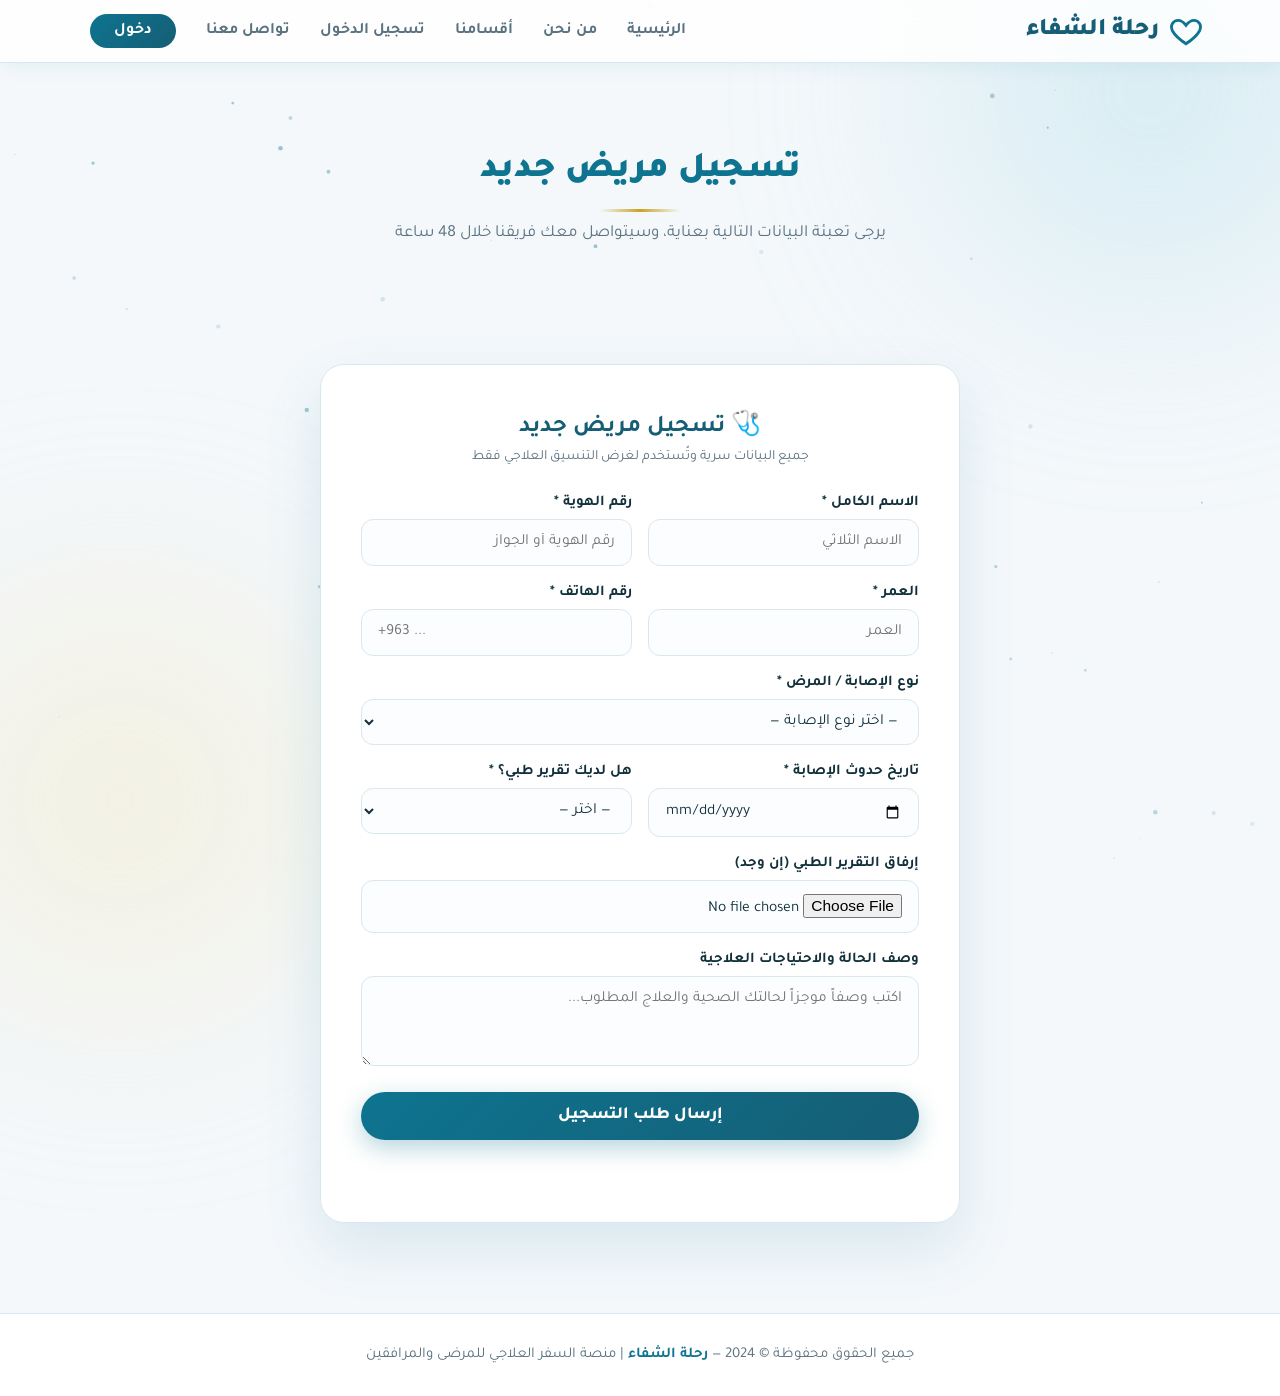
<file: patient.html>
<!DOCTYPE html>
<html lang="ar" dir="rtl">
<head>
<meta charset="UTF-8">
<meta name="viewport" content="width=device-width, initial-scale=1.0">
<title>تسجيل مريض جديد | رحلة الشفاء</title>
<link href="https://fonts.googleapis.com/css2?family=Tajawal:wght@400;500;700;800;900&display=swap" rel="stylesheet">
<style>
*{margin:0;padding:0;box-sizing:border-box;font-family:'Tajawal',sans-serif}
:root{
  --primary:#0e7490; --primary-d:#155e75; --gold:#c9a227; --gold-l:#e8cd6a;
  --bg:#f4f8fb; --card:#ffffff; --text:#12303c; --muted:#5b7280; --border:#dbe7ee;
}
html{scroll-behavior:smooth}
body{background:var(--bg);color:var(--text)}
a{text-decoration:none}
#bgCanvas{position:fixed;inset:0;z-index:0;pointer-events:none}
.glow{position:fixed;border-radius:50%;filter:blur(110px);z-index:0;opacity:.35;pointer-events:none}
.g1{width:420px;height:420px;background:#a5d8e6;top:-120px;right:-80px}
.g2{width:400px;height:400px;background:#f2e3b3;bottom:-100px;left:-80px}
.wrap{position:relative;z-index:1}

/* الهيدر */
header{position:fixed;top:0;right:0;left:0;z-index:100;padding:14px 6%;display:flex;justify-content:space-between;align-items:center;backdrop-filter:blur(14px);background:rgba(255,255,255,.85);border-bottom:1px solid var(--border);box-shadow:0 2px 20px rgba(14,116,144,.08)}
.logo{display:flex;align-items:center;gap:10px;font-size:24px;font-weight:900;color:var(--primary-d)}
.logo svg{width:34px;height:34px}
nav a{color:var(--muted);margin:0 13px;font-weight:600;font-size:16px;position:relative;transition:.3s}
nav a:hover{color:var(--primary)}
nav a::after{content:'';position:absolute;bottom:-6px;right:0;width:0;height:2px;background:var(--primary);transition:.3s}
nav a:hover::after{width:100%}
.btn-nav{background:linear-gradient(135deg,var(--primary),var(--primary-d));color:#fff!important;padding:9px 24px;border-radius:30px}
.btn-nav::after{display:none}

/* أزرار */
.btn{padding:14px 40px;border-radius:40px;font-size:17px;font-weight:800;cursor:pointer;border:none;display:inline-block;transition:.35s}
.btn-p{background:linear-gradient(135deg,var(--primary),var(--primary-d));color:#fff;box-shadow:0 8px 25px rgba(14,116,144,.3)}
.btn-p:hover{transform:translateY(-4px);box-shadow:0 14px 35px rgba(14,116,144,.4)}
.btn-o{border:1.5px solid var(--primary);color:var(--primary);background:#fff}
.btn-o:hover{background:#eaf5f8;transform:translateY(-4px)}

/* البطل */
.hero{min-height:92vh;display:flex;flex-direction:column;justify-content:center;align-items:center;text-align:center;padding:130px 6% 60px}
.badge{display:inline-block;padding:8px 22px;border:1px solid var(--gold);border-radius:30px;color:var(--gold);font-size:15px;margin-bottom:24px;background:#fffdf5;font-weight:700}
.hero h1{font-size:clamp(36px,6vw,66px);font-weight:900;line-height:1.4;color:var(--text)}
.hero h1 em{font-style:normal;color:var(--primary)}
.hero p{max-width:640px;margin:22px auto 36px;color:var(--muted);font-size:18px;line-height:1.9}
.btns{display:flex;gap:16px;flex-wrap:wrap;justify-content:center}
.stats{display:flex;gap:50px;margin-top:70px;flex-wrap:wrap;justify-content:center}
.stat b{font-size:38px;color:var(--primary);display:block}
.stat span{color:var(--muted);font-size:15px}

/* الأقسام */
section{padding:90px 6%}
.sec-title{text-align:center;margin-bottom:55px}
.sec-title h2{font-size:36px;font-weight:900}
.sec-title h2 em{font-style:normal;color:var(--primary)}
.sec-title .line{width:80px;height:3px;background:linear-gradient(90deg,transparent,var(--gold),transparent);margin:16px auto 0}

/* من نحن */
.about{display:grid;grid-template-columns:1.05fr .95fr;gap:55px;align-items:center;max-width:1150px;margin:0 auto}
.about h3{font-size:26px;margin-bottom:16px;color:var(--primary-d)}
.about p{color:var(--muted);line-height:2;font-size:16.5px;margin-bottom:14px}
.about .feat{background:#fff;border:1px solid var(--border);border-right:4px solid var(--gold);border-radius:14px;padding:16px 20px;margin-bottom:12px;font-weight:700;color:var(--text)}
.about .feat span{color:var(--primary);margin-left:8px}
.img-box{border-radius:22px;overflow:hidden;border:1px solid var(--border);box-shadow:0 20px 55px rgba(14,116,144,.18)}
.img-box img{width:100%;height:400px;object-fit:cover;display:block}

/* بطاقات الأقسام */
.cards{display:grid;grid-template-columns:repeat(auto-fit,minmax(250px,1fr));gap:24px;max-width:1150px;margin:0 auto}
.card{background:var(--card);border:1px solid var(--border);border-radius:20px;padding:34px 26px;transition:.4s;display:block;color:var(--text);position:relative;overflow:hidden}
.card::before{content:'';position:absolute;top:0;right:0;left:0;height:3px;background:linear-gradient(90deg,transparent,var(--primary),transparent);opacity:0;transition:.4s}
.card:hover{transform:translateY(-10px);box-shadow:0 20px 45px rgba(14,116,144,.16)}
.card:hover::before{opacity:1}
.icon{width:62px;height:62px;border-radius:16px;display:flex;align-items:center;justify-content:center;background:#e3f2f6;margin-bottom:18px}
.icon svg{width:30px;height:30px;stroke:var(--primary)}
.card h3{font-size:20px;margin-bottom:10px}
.card p{color:var(--muted);line-height:1.9;font-size:15px}
.card .go{display:inline-block;margin-top:14px;color:var(--primary);font-weight:800}

/* النماذج */
.form-wrap{max-width:640px;margin:0 auto;background:#fff;border:1px solid var(--border);border-radius:24px;padding:44px 40px;box-shadow:0 25px 60px rgba(14,116,144,.12)}
.form-wrap h3{text-align:center;font-size:24px;margin-bottom:6px;color:var(--primary-d)}
.form-wrap>p{text-align:center;color:var(--muted);font-size:14px;margin-bottom:28px}
.field{margin-bottom:18px}
.field label{display:block;margin-bottom:7px;font-size:15px;font-weight:700;color:var(--text)}
.field input,.field select,.field textarea{width:100%;padding:13px 16px;border-radius:12px;border:1.5px solid var(--border);background:#fbfdfe;color:var(--text);font-size:15.5px;outline:none;transition:.3s;font-family:'Tajawal',sans-serif}
.field input:focus,.field select:focus,.field textarea:focus{border-color:var(--primary);box-shadow:0 0 0 4px rgba(14,116,144,.12)}
.field textarea{resize:vertical;min-height:90px}
.row2{display:grid;grid-template-columns:1fr 1fr;gap:16px}
.form-msg{text-align:center;margin-top:16px;font-size:15px;min-height:22px;font-weight:700}
.ok{color:#0d9488}.err{color:#dc2626}
.track-box{display:none;text-align:center;margin-top:22px;padding:20px;background:#f0fdfa;border:1.5px dashed #0d9488;border-radius:14px}
.track-box b{font-size:22px;color:var(--primary-d);letter-spacing:1px}

/* تواصل */
.contact-grid{display:grid;grid-template-columns:repeat(auto-fit,minmax(220px,1fr));gap:22px;max-width:950px;margin:0 auto}
.contact-item{text-align:center;padding:32px 18px;background:#fff;border:1px solid var(--border);border-radius:18px;transition:.3s}
.contact-item:hover{transform:translateY(-6px);box-shadow:0 15px 35px rgba(14,116,144,.12)}
.c-icon{font-size:34px;margin-bottom:12px}
.contact-item b{display:block;color:var(--primary-d);margin-bottom:6px;font-size:17px}
.contact-item span{color:var(--muted);font-size:15px;direction:ltr;display:inline-block}

/* تسجيل دخول */
.login-wrap{max-width:440px;margin:0 auto;background:#fff;border:1px solid var(--border);border-radius:24px;padding:42px 38px;box-shadow:0 25px 60px rgba(14,116,144,.12)}
.login-wrap h3{text-align:center;font-size:24px;margin-bottom:6px;color:var(--primary-d)}
.login-wrap>p{text-align:center;color:var(--muted);font-size:14px;margin-bottom:26px}
.note{text-align:center;margin-top:20px;padding-top:18px;border-top:1px dashed var(--border);color:var(--muted);font-size:14px}

footer{text-align:center;padding:32px 6%;border-top:1px solid var(--border);color:var(--muted);font-size:15px;background:#fff}
footer b{color:var(--primary)}

@media(max-width:820px){
  nav{display:none}
  .about{grid-template-columns:1fr}
  .row2{grid-template-columns:1fr}
  .img-box img{height:280px}
  section{padding:60px 6%}
}
.page-hero{padding:150px 6% 30px;text-align:center}
.page-hero p{color:var(--muted);font-size:17px;margin-top:12px}

</style>
</head>
<body>
<canvas id="bgCanvas"></canvas>
<div class="glow g1"></div><div class="glow g2"></div>
<div class="wrap">

<header>
  <a href="index.html" class="logo">
    <svg viewBox="0 0 24 24" fill="none" stroke="#0e7490" stroke-width="2"><path d="M12 21s-7-4.5-9.5-9C.5 8 3 4.5 6.5 4.5c2 0 3.7 1.2 5.5 3.5 1.8-2.3 3.5-3.5 5.5-3.5C21 4.5 23.5 8 21.5 12 19 16.5 12 21 12 21z"/></svg>
    رحلة الشفاء
  </a>
  <nav>
    <a href="index.html">الرئيسية</a>
    <a href="index.html#about">من نحن</a>
    <a href="index.html#sections">أقسامنا</a>
    <a href="index.html#login">تسجيل الدخول</a>
    <a href="index.html#contact">تواصل معنا</a>
    <a href="index.html#login" class="btn-nav">دخول</a>
  </nav>
</header>

<div class="page-hero">
  <div class="sec-title" style="margin-bottom:0"><h2><em>تسجيل مريض جديد</em></h2><div class="line"></div></div>
  <p>يرجى تعبئة البيانات التالية بعناية، وسيتواصل معك فريقنا خلال 48 ساعة</p>
</div>

<section>
  <div class="form-wrap">
    <h3>🩺 تسجيل مريض جديد</h3>
<p>جميع البيانات سرية وتُستخدم لغرض التنسيق العلاجي فقط</p>
<form id="regForm">
  <div class="row2">
    <div class="field"><label>الاسم الكامل *</label><input type="text" required placeholder="الاسم الثلاثي"></div>
    <div class="field"><label>رقم الهوية *</label><input type="text" required placeholder="رقم الهوية أو الجواز"></div>
  </div>
  <div class="row2">
    <div class="field"><label>العمر *</label><input type="number" min="0" max="120" required placeholder="العمر"></div>
    <div class="field"><label>رقم الهاتف *</label><input type="tel" required placeholder="+963 ..."></div>
  </div>
  <div class="field"><label>نوع الإصابة / المرض *</label>
    <select required>
      <option value="">— اختر نوع الإصابة —</option>
      <option>إصابة حربية</option><option>حادث سير</option><option>حروق</option>
      <option>أمراض القلب</option><option>أورام / سرطان</option><option>عظام ومفاصل</option>
      <option>أمراض عصبية</option><option>أمراض أخرى</option>
    </select>
  </div>
  <div class="row2">
    <div class="field"><label>تاريخ حدوث الإصابة *</label><input type="date" required></div>
    <div class="field"><label>هل لديك تقرير طبي؟ *</label>
      <select required>
        <option value="">— اختر —</option>
        <option>نعم، لدي تقرير طبي حديث</option>
        <option>نعم، لكنه قديم (أكثر من 6 أشهر)</option>
        <option>لا، ليس لدي تقرير طبي</option>
      </select>
    </div>
  </div>
  <div class="field"><label>إرفاق التقرير الطبي (إن وجد)</label><input type="file" accept=".pdf,.jpg,.png"></div>
  <div class="field"><label>وصف الحالة والاحتياجات العلاجية</label><textarea placeholder="اكتب وصفاً موجزاً لحالتك الصحية والعلاج المطلوب..."></textarea></div>
  <button type="submit" class="btn btn-p" style="width:100%">إرسال طلب التسجيل</button>
</form>
    <div class="form-msg" id="formMsg"></div>
    <div class="track-box" id="trackBox">✅ تم استلام طلبك بنجاح<br>رقم المتابعة الخاص بك:<br><b id="trackNum"></b></div>
  </div>
</section>

<footer>جميع الحقوق محفوظة © 2024 — <b>رحلة الشفاء</b> | منصة السفر العلاجي للمرضى والمرافقين</footer>
</div>

<script>
const c=document.getElementById('bgCanvas'),x=c.getContext('2d');let W,H,ps=[];
function rs(){W=c.width=innerWidth;H=c.height=innerHeight}rs();addEventListener('resize',rs);
for(let i=0;i<60;i++)ps.push({x:Math.random()*innerWidth,y:Math.random()*innerHeight,r:Math.random()*2+.5,v:(Math.random()-.5)*.3,o:Math.random()*.3+.1});
(function an(){x.clearRect(0,0,W,H);ps.forEach(p=>{p.x+=p.v;p.y+=p.v;if(p.x<0)p.x=W;if(p.x>W)p.x=0;if(p.y<0)p.y=H;if(p.y>H)p.y=0;x.beginPath();x.arc(p.x,p.y,p.r,0,7);x.fillStyle='rgba(14,116,144,'+p.o+')';x.fill()});requestAnimationFrame(an)})();

document.getElementById('regForm').addEventListener('submit',function(e){
  e.preventDefault();
  const msg=document.getElementById('formMsg');
  const req=this.querySelectorAll('[required]');
  for(const f of req){ if(!f.value.trim()){ msg.textContent='⚠️ يرجى تعبئة جميع الحقول المطلوبة'; msg.className='form-msg err'; f.focus(); return; } }
  const num='RS-'+Math.floor(100000+Math.random()*900000);
  document.getElementById('trackNum').textContent=num;
  document.getElementById('trackBox').style.display='block';
  msg.textContent=''; msg.className='form-msg';
  this.reset();
  document.getElementById('trackBox').scrollIntoView({behavior:'smooth',block:'center'});
});

</script>
</body>
</html>
</file>
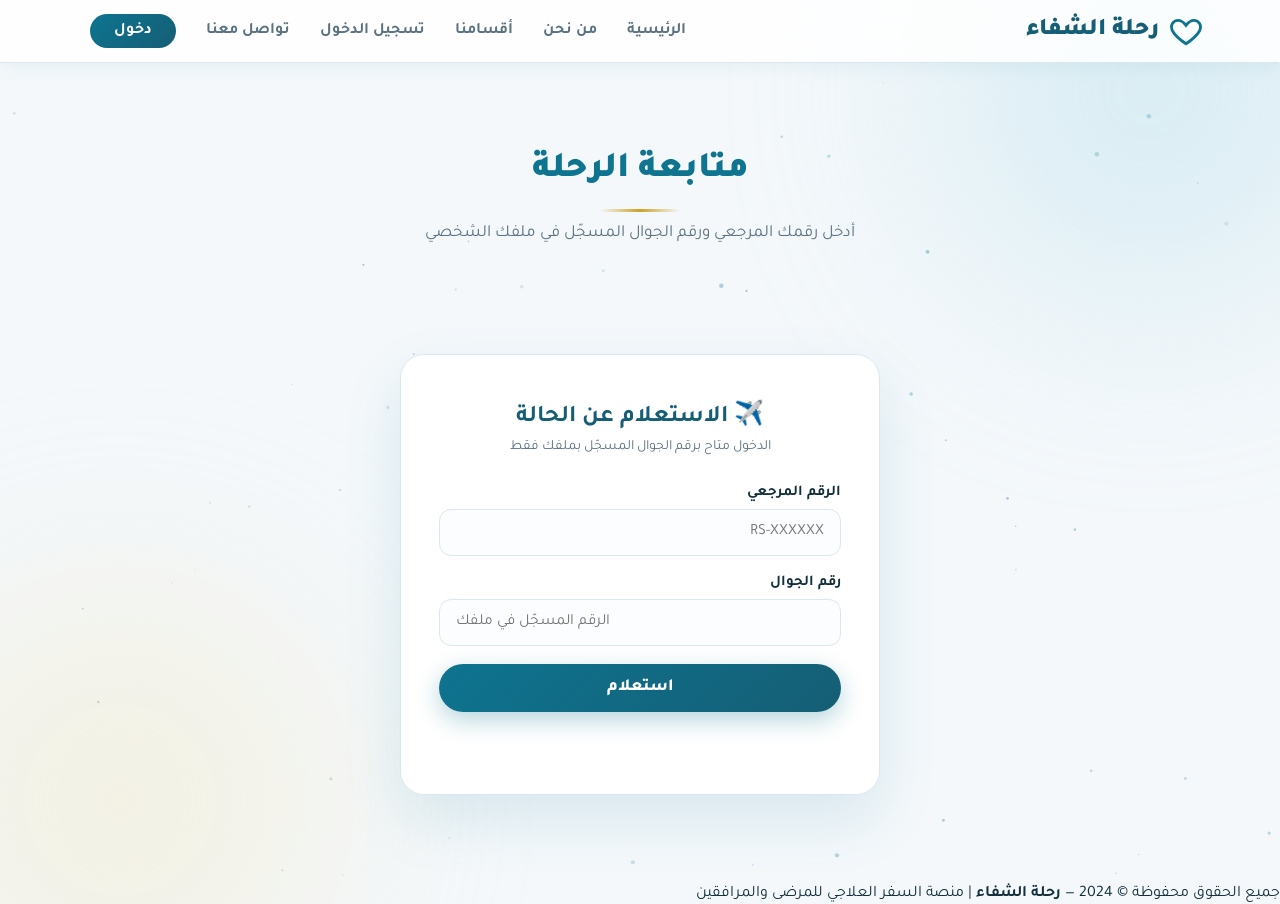
<file: tracking (1).html>
<!DOCTYPE html>
<html lang="ar" dir="rtl">
<head>
<meta charset="UTF-8">
<meta name="viewport" content="width=device-width, initial-scale=1.0">
<title>متابعة الرحلة | رحلة الشفاء</title>
<link href="https://fonts.googleapis.com/css2?family=Tajawal:wght@400;500;700;800;900&family=Amiri:wght@700&display=swap" rel="stylesheet">
<style>
*{margin:0;padding:0;box-sizing:border-box;font-family:'Tajawal',sans-serif}
:root{
  --primary:#0e7490; --primary-d:#155e75; --gold:#c9a227; --gold-l:#e8cd6a;
  --bg:#f4f8fb; --card:#ffffff; --text:#12303c; --muted:#5b7280; --border:#dbe7ee;
}
html{scroll-behavior:smooth}
body{background:var(--bg);color:var(--text)}
a{text-decoration:none}
#bgCanvas{position:fixed;inset:0;z-index:0;pointer-events:none}
.glow{position:fixed;border-radius:50%;filter:blur(110px);z-index:0;opacity:.35;pointer-events:none}
.g1{width:420px;height:420px;background:#a5d8e6;top:-120px;right:-80px}
.g2{width:400px;height:400px;background:#f2e3b3;bottom:-100px;left:-80px}
.wrap{position:relative;z-index:1}
header{position:fixed;top:0;right:0;left:0;z-index:100;padding:14px 6%;display:flex;justify-content:space-between;align-items:center;backdrop-filter:blur(14px);background:rgba(255,255,255,.85);border-bottom:1px solid var(--border);box-shadow:0 2px 20px rgba(14,116,144,.08)}
.logo{display:flex;align-items:center;gap:10px;font-size:24px;font-weight:900;color:var(--primary-d)}
.logo svg{width:34px;height:34px}
nav a{color:var(--muted);margin:0 13px;font-weight:600;font-size:16px;position:relative;transition:.3s}
nav a:hover{color:var(--primary)}
.btn-nav{background:linear-gradient(135deg,var(--primary),var(--primary-d));color:#fff!important;padding:9px 24px;border-radius:30px}
.btn{padding:14px 40px;border-radius:40px;font-size:17px;font-weight:800;cursor:pointer;border:none;display:inline-block;transition:.35s}
.btn-p{background:linear-gradient(135deg,var(--primary),var(--primary-d));color:#fff;box-shadow:0 8px 25px rgba(14,116,144,.3)}
.btn-p:hover{transform:translateY(-4px);box-shadow:0 14px 35px rgba(14,116,144,.4)}
section{padding:90px 6%}
.sec-title{text-align:center;margin-bottom:40px}
.sec-title h2{font-size:36px;font-weight:900}
.sec-title h2 em{font-style:normal;color:var(--primary)}
.sec-title .line{width:80px;height:3px;background:linear-gradient(90deg,transparent,var(--gold),transparent);margin:16px auto 0}
.page-hero{padding:150px 6% 20px;text-align:center}
.page-hero p{color:var(--muted);font-size:17px;margin-top:12px}
.form-wrap{max-width:480px;margin:0 auto;background:#fff;border:1px solid var(--border);border-radius:24px;padding:44px 38px;box-shadow:0 25px 60px rgba(14,116,144,.12)}
.form-wrap h3{text-align:center;font-size:24px;margin-bottom:6px;color:var(--primary-d)}
.form-wrap>p{text-align:center;color:var(--muted);font-size:14px;margin-bottom:28px}
.field{margin-bottom:18px}
.field label{display:block;margin-bottom:7px;font-size:15px;font-weight:700;color:var(--text)}
.field input{width:100%;padding:13px 16px;border-radius:12px;border:1.5px solid var(--border);background:#fbfdfe;color:var(--text);font-size:15.5px;outline:none;transition:.3s;font-family:'Tajawal',sans-serif}
.field input:focus{border-color:var(--primary);box-shadow:0 0 0 4px rgba(14,116,144,.12)}
.form-msg{text-align:center;margin-top:16px;font-size:15px;min-height:22px;font-weight:700}
.ok{color:#0d9488}.err{color:#dc2626}
.warn-box{display:none;text-align:center;margin-top:22px;padding:20px;background:#fffbeb;border:1.5px dashed #d97706;border-radius:14px;color:#92400e;font-weight:700;line-height:1.9}
.warn-box a{color:var(--primary);font-weight:800}

/* ===== الوثيقة الرسمية ===== */
.approve-card{display:none;max-width:640px;margin:0 auto}
.doc{background:#fffdf8;border:1px solid #d8cdb4;border-radius:6px;box-shadow:0 30px 70px rgba(0,0,0,.15);position:relative;overflow:hidden}
.doc::before{content:'';position:absolute;inset:10px;border:2px solid rgba(201,162,39,.4);border-radius:4px;pointer-events:none}
.doc-head{text-align:center;padding:34px 20px 20px;border-bottom:2px solid rgba(201,162,39,.35);position:relative}
.doc-flag{width:54px;height:36px;margin:0 auto 12px;background:linear-gradient(180deg,#000 33%,#fff 33% 66%,#087a3c 66%);border:1px solid #999;border-radius:3px;position:relative}
.doc-flag::after{content:'✦';position:absolute;top:50%;left:50%;transform:translate(-50%,-50%);color:#c9a227;font-size:14px;text-shadow:0 0 2px #fff}
.gov{font-family:'Amiri',serif;font-size:19px;font-weight:700;color:#1a3a4a;letter-spacing:1px}
.doc-head h3{font-size:24px;font-weight:900;color:#0f2e3d;margin-top:4px}
.doc-sub{color:var(--muted);font-size:14px;margin-top:6px}
.doc-body{padding:30px 44px 34px;position:relative}
.doc-title{text-align:center;font-size:21px;font-weight:900;color:#7a5c00;margin-bottom:24px;text-decoration:underline;text-underline-offset:8px;text-decoration-color:rgba(201,162,39,.6)}
.seal{position:absolute;top:26px;left:34px;width:96px;height:96px;border:3px solid #0d9488;border-radius:50%;display:flex;flex-direction:column;align-items:center;justify-content:center;color:#0d9488;transform:rotate(-12deg);opacity:.85;background:rgba(240,253,250,.75)}
.seal b{font-size:26px;line-height:1}
.seal span{font-size:13px;font-weight:900;margin-top:3px}
.doc-table{width:100%;border-collapse:collapse;margin-bottom:24px}
.doc-table td{padding:11px 14px;border:1px solid #e2d9c4;font-size:15.5px}
.doc-table td:first-child{background:#faf6ec;font-weight:800;color:#5c4a12;width:42%}
.doc-table td:last-child{font-weight:700;color:var(--text)}
.doc-status{display:flex;gap:14px;flex-wrap:wrap;margin-bottom:22px}
.st{flex:1;min-width:220px;border-radius:14px;padding:16px 18px;font-weight:800;font-size:15.5px;display:flex;align-items:center;gap:10px}
.st.done{background:#f0fdfa;border:1.5px solid #0d9488;color:#0f766e}
.st.wait{background:#fffbeb;border:1.5px dashed #d97706;color:#92400e}
.st .ic{font-size:24px}
.doc-note{text-align:center;color:#8a7a4d;font-size:13.5px;border-top:1px dashed #d8cdb4;padding-top:16px;line-height:2}
.doc-barcode{height:44px;margin:14px auto 0;max-width:280px;background:repeating-linear-gradient(90deg,#12303c 0 2px,transparent 2px 5px,#12303c 5px 8px,transparent 8px 11px,#12303c 11px 12px,transparent 12px 16px);border-radius:2px}
@media(max-width:820px){
  nav{display:none}
  .doc-body{padding:24px 22px 26px}
  .seal{width:76px;height:76px;top:14px;left:14px}
  .seal b{font-size:20px}
}
</style>
</head>
<body>
<canvas id="bgCanvas"></canvas>
<div class="glow g1"></div><div class="glow g2"></div>
<div class="wrap">

<header>
  <a href="index.html" class="logo">
    <svg viewBox="0 0 24 24" fill="none" stroke="#0e7490" stroke-width="2"><path d="M12 21s-7-4.5-9.5-9C.5 8 3 4.5 6.5 4.5c2 0 3.7 1.2 5.5 3.5 1.8-2.3 3.5-3.5 5.5-3.5C21 4.5 23.5 8 21.5 12 19 16.5 12 21 12 21z"/></svg>
    رحلة الشفاء
  </a>
  <nav>
    <a href="index.html">الرئيسية</a>
    <a href="index.html#about">من نحن</a>
    <a href="index.html#sections">أقسامنا</a>
    <a href="index.html#login">تسجيل الدخول</a>
    <a href="index.html#contact">تواصل معنا</a>
    <a href="index.html#login" class="btn-nav">دخول</a>
  </nav>
</header>

<div class="page-hero">
  <div class="sec-title" style="margin-bottom:0"><h2><em>متابعة الرحلة</em></h2><div class="line"></div></div>
  <p>أدخل رقمك المرجعي ورقم الجوال المسجّل في ملفك الشخصي</p>
</div>

<section>
  <!-- نموذج الاستعلام -->
  <div class="form-wrap" id="queryBox">
    <h3>✈️ الاستعلام عن الحالة</h3>
    <p>الدخول متاح برقم الجوال المسجّل بملفك فقط</p>
    <form id="trackForm">
      <div class="field"><label>الرقم المرجعي</label><input type="text" id="inRef" required placeholder="RS-XXXXXX"></div>
      <div class="field"><label>رقم الجوال</label><input type="tel" id="inPhone" required placeholder="الرقم المسجّل في ملفك"></div>
      <button type="submit" class="btn btn-p" style="width:100%">استعلام</button>
      <div class="form-msg" id="trackMsg"></div>
    </form>
    <div class="warn-box" id="warnBox">
      ⚠️ لا يوجد رقم جوال مسجّل بهذا الرقم المرجعي<br>
      يجب أولاً تسجيل الدخول وتعبئة بند «بيانات التواصل المحدثة» في ملفك الشخصي<br>
      <a href="index.html#login">← الانتقال لتسجيل الدخول</a>
    </div>
  </div>

  <!-- الوثيقة الرسمية -->
  <div class="approve-card" id="approveCard">
    <div class="doc">
      <div class="doc-head">
        <div class="doc-flag"></div>
        <div class="gov">دولة فلسطين</div>
        <h3>وزارة الصحة الفلسطينية</h3>
        <div class="doc-sub">منصة السفر العلاجي — رحلة الشفاء | إدارة التنسيقات الصحية</div>
      </div>
      <div class="doc-body">
        <div class="seal"><b>✔</b><span>معتمد</span></div>
        <div class="doc-title">وثيقة اعتماد مرافق</div>
        <table class="doc-table">
          <tr><td>الاسم الكامل</td><td id="apName"></td></tr>
          <tr><td>رقم الهوية</td><td id="apId"></td></tr>
          <tr><td>الرقم المرجعي</td><td id="apRef"></td></tr>
          <tr><td>هدف السفر</td><td id="apPurpose"></td></tr>
          <tr><td>مكان السفر</td><td id="apDest"></td></tr>
          <tr><td>الجهة الموكلة</td><td id="apAuth"></td></tr>
          <tr><td>نوع التنسيق</td><td id="apCoord"></td></tr>
        </table>
        <div class="doc-status">
          <div class="st done"><span class="ic">✔</span> اعتماد وزارة الصحة: <b>تم</b></div>
          <div class="st wait"><span class="ic">⏳</span> رد تنسيق المعبر: <b>قيد الانتظار</b></div>
        </div>
        <div class="doc-note">
          تاريخ إصدار الوثيقة: <span id="apDate"></span><br>
          وثيقة إلكترونية صادرة عبر منصة رحلة الشفاء — تحقّق بالرقم المرجعي
        </div>
        <div class="doc-barcode"></div>
      </div>
    </div>
  </div>
</section>

<footer>جميع الحقوق محفوظة © 2024 — <b>رحلة الشفاء</b> | منصة السفر العلاجي للمرضى والمرافقين</footer>
</div>

<script>
// ================================================
// 👇 قاعدة بيانات المرافقين — أضف/عدّل من هنا فقط 👇
// ================================================
const PROFILES = {
  // ─── المرافقون المعتمدون ───
  '408715381': { birth:'12/07/2002', name:'ايه فؤاد محمود الطويل', mother:'باسمه', birthdate:'27/12/2002', birthplace:'غزة - خان يونس', residence:'خان يونس', religion:'مسلم', card:'هوية شخصية', purpose:'مرافق مريض', relation:'قريب آخر', dest:'الأردن', authority:'وزارة الصحة الفلسطينية', coord:'تنسيق خاص', ref:'RS-665628' },
  '400113676': { birth:'23/09/1994', name:'عايشة ناهض محمد أبو عبيد', mother:'هدى', birthdate:'23/09/1994', birthplace:'غزة', residence:'غزة', religion:'مسلم', card:'هوية شخصية', purpose:'مرافق مريض', relation:'قريب آخر', dest:'الأردن', authority:'وزارة الصحة الفلسطينية', coord:'تنسيق خاص', ref:'RS-901638' },
  '405809161': { birth:'24/02/2000', name:'فاطمه فايز سلمان أبو سلمي', mother:'صبحيه', birthdate:'24/02/2000', birthplace:'غزة - خان يونس', residence:'خان يونس', religion:'مسلم', card:'هوية شخصية', purpose:'مرافق مريض', relation:'قريب آخر', dest:'الأردن', authority:'وزارة الصحة الفلسطينية', coord:'تنسيق خاص', ref:'RS-323356' },
  '412304131': { birth:'29/01/1993', name:'عبدالله محمد محمود الغرباوي', mother:'منال', birthdate:'29/01/1993', birthplace:'الإمارات', residence:'غزة', religion:'مسلم', card:'هوية شخصية', purpose:'مرافق مريض', relation:'قريب آخر', dest:'الإمارات', authority:'وزارة الصحة الفلسطينية', coord:'تنسيق خاص', ref:'RS-482720' },
  '410155535': { birth:'25/09/1988', name:'رامي فتحي عبدالرؤوف السعدي', mother:'حنان', birthdate:'25/09/1988', birthplace:'الجزائر', residence:'دير البلح', religion:'مسلم', card:'هوية شخصية', purpose:'مرافق مريض', relation:'قريب آخر', dest:'الأردن', authority:'وزارة الصحة الفلسطينية', coord:'تنسيق خاص', ref:'RS-362345' },
  '801800145': { birth:'15/02/1988', name:'ايمن احمد سعيد حسونه', mother:'ناديه', birthdate:'15/02/1988', birthplace:'غزة', residence:'غزة', religion:'مسلم', card:'هوية شخصية', purpose:'مرافق مريض', relation:'قريب آخر', dest:'الأردن', authority:'وزارة الصحة الفلسطينية', coord:'تنسيق خاص', ref:'RS-847398' },
  '402967418': { birth:'13/06/1997', name:'عبدالله اسامة يوسف الجزار', mother:'رنا', birthdate:'13/06/1997', birthplace:'رفح', residence:'رفح', religion:'مسلم', card:'هوية شخصية', purpose:'مرافق مريض', relation:'قريب آخر', dest:'الأردن', authority:'وزارة الصحة الفلسطينية', coord:'تنسيق خاص', ref:'RS-953220' },
  '402915219': { birth:'04/04/1997', name:'رواء خليل ابراهيم صابر', mother:'وفاء', birthdate:'04/04/1997', birthplace:'غزة', residence:'غزة', religion:'مسلم', card:'هوية شخصية', purpose:'مرافق مريض', relation:'قريب آخر', dest:'الأردن', authority:'وزارة الصحة الفلسطينية', coord:'تنسيق خاص', ref:'RS-053299' },
  '421465279': { birth:'27/08/2005', name:'ديما عماد إبراهيم جاد الله', mother:'جمالات', birthdate:'27/08/2005', birthplace:'خان يونس', residence:'خان يونس', religion:'مسلم', card:'هوية شخصية', purpose:'مرافق مريض', relation:'قريب آخر', dest:'الأردن', authority:'وزارة الصحة الفلسطينية', coord:'تنسيق خاص', ref:'RS-053299' },

};
// ================================================
// 👆 نهاية قاعدة البيانات 👆
// ================================================

</script>
<script>
const c=document.getElementById('bgCanvas'),x=c.getContext('2d');let W,H,ps=[];
function rs(){W=c.width=innerWidth;H=c.height=innerHeight}rs();addEventListener('resize',rs);
for(let i=0;i<60;i++)ps.push({x:Math.random()*innerWidth,y:Math.random()*innerHeight,r:Math.random()*2+.5,v:(Math.random()-.5)*.3,o:Math.random()*.3+.1});
(function an(){x.clearRect(0,0,W,H);ps.forEach(p=>{p.x+=p.v;p.y+=p.v;if(p.x<0)p.x=W;if(p.x>W)p.x=0;if(p.y<0)p.y=H;if(p.y>H)p.y=0;x.beginPath();x.arc(p.x,p.y,p.r,0,7);x.fillStyle='rgba(14,116,144,'+p.o+')';x.fill()});requestAnimationFrame(an)})();

function findByRef(ref){
  const r=ref.toUpperCase().replace(/\s/g,'');
  for(const id in PROFILES){ if(PROFILES[id].ref.toUpperCase()===r) return id; }
  return null;
}

document.getElementById('trackForm').addEventListener('submit',function(e){
  e.preventDefault();
  const ref=document.getElementById('inRef').value.trim();
  const phone=document.getElementById('inPhone').value.replace(/\s/g,'');
  const msg=document.getElementById('trackMsg');
  const warn=document.getElementById('warnBox');
  warn.style.display='none';

  const id=findByRef(ref);
  if(!id){ msg.textContent='❌ الرقم المرجعي غير صحيح'; msg.className='form-msg err'; return; }

  const saved=localStorage.getItem('rs8_'+id+'_contact');
  if(!saved){ msg.textContent=''; warn.style.display='block'; return; }

  const savedPhone=(JSON.parse(saved).phone||'').replace(/\s/g,'');
  if(!savedPhone){ msg.textContent=''; warn.style.display='block'; return; }
  if(savedPhone!==phone){ msg.textContent='❌ رقم الجوال غير مطابق للرقم المسجّل في ملفك الشخصي'; msg.className='form-msg err'; return; }

  // نجاح — تعبئة الوثيقة الرسمية
  msg.textContent='';
  const p=PROFILES[id];
  document.getElementById('apName').textContent=p.name;
  document.getElementById('apId').textContent=id;
  document.getElementById('apRef').textContent=p.ref;
  document.getElementById('apPurpose').textContent=p.purpose;
  document.getElementById('apDest').textContent=p.dest;
  document.getElementById('apAuth').textContent=p.authority;
  document.getElementById('apCoord').textContent=p.coord;
  const d=new Date();
  document.getElementById('apDate').textContent=d.getDate()+'/'+(d.getMonth()+1)+'/'+d.getFullYear();
  document.getElementById('queryBox').style.display='none';
  document.getElementById('approveCard').style.display='block';
  document.getElementById('approveCard').scrollIntoView({behavior:'smooth',block:'center'});
});
</script>
</body>
</html>
</file>
